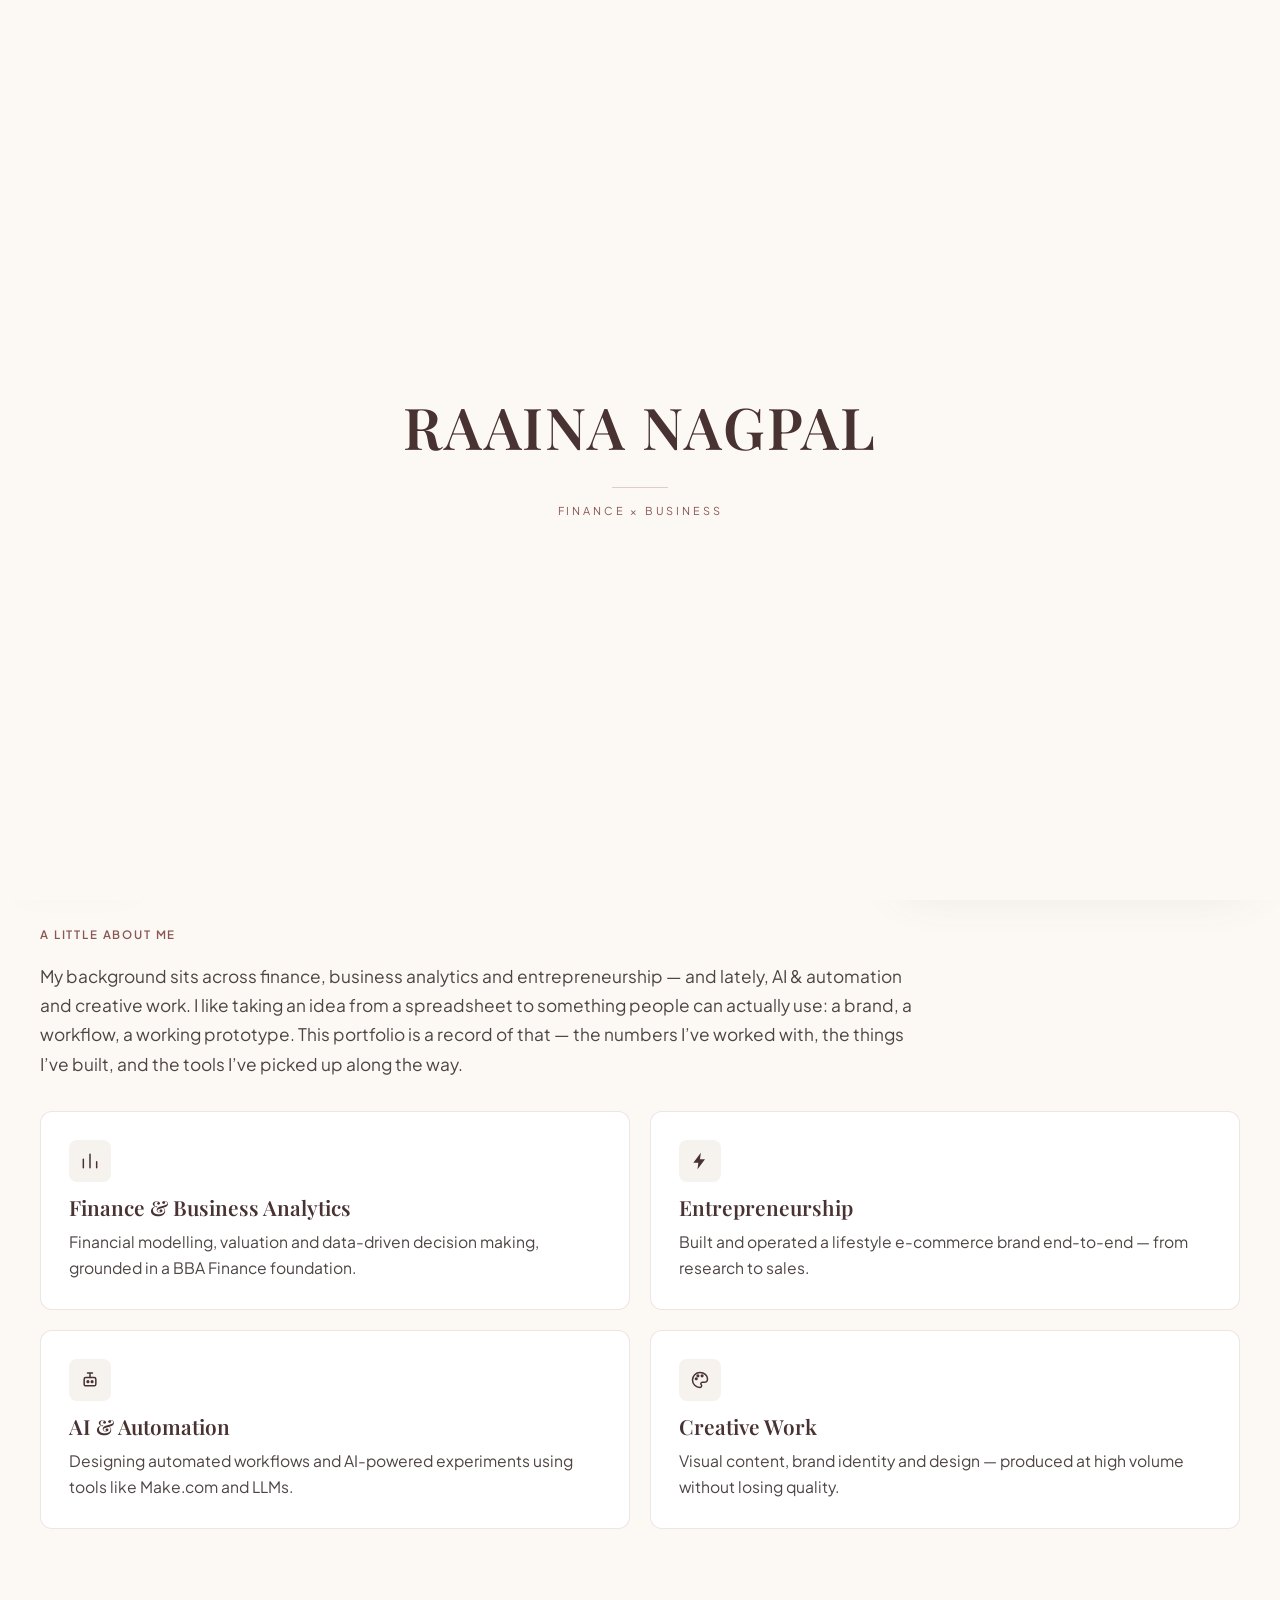
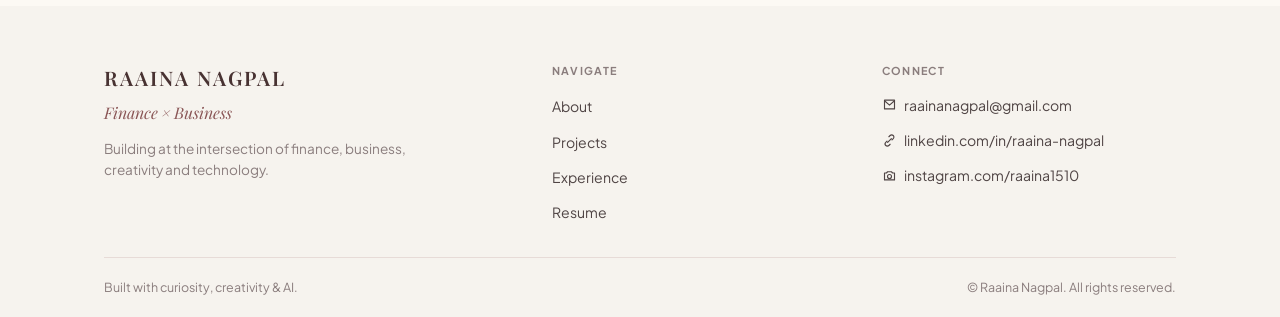
<file: index.html>
<!DOCTYPE html>
<html lang="en">
<head>
<meta charset="UTF-8" />
<meta name="viewport" content="width=device-width, initial-scale=1.0" />
<title>Raaina Nagpal — Finance × Business</title>
<meta name="description" content="Personal portfolio of Raaina Nagpal — finance and business." />
<link rel="preconnect" href="https://fonts.googleapis.com" />
<link rel="preconnect" href="https://fonts.gstatic.com" crossorigin />
<link href="https://fonts.googleapis.com/css2?family=Playfair+Display:ital,wght@0,500;0,600;0,700;1,500&family=Plus+Jakarta+Sans:wght@400;500;600;700&display=swap" rel="stylesheet" />
<link rel="stylesheet" href="css/style.css" />
</head>
<body data-page="home">
<div id="intro-overlay">
  <span class="intro-mark">RAAINA NAGPAL</span>
  <span class="intro-rule"></span>
  <span class="intro-tag">Finance &times; Business</span>
</div>
<header class="site-header">
  <div class="inner">
    <a href="index.html" class="brand">
      <span class="brand-name">RAAINA NAGPAL</span>
      <span class="brand-tag">Portfolio</span>
    </a>
    <nav class="main-nav">
      <a href="index.html" data-nav-link>About</a>
<a href="projects.html" data-nav-link>Projects</a>
<a href="experience.html" data-nav-link>Experience</a>
<a href="resume.html" data-nav-link>Resume</a>
    </nav>
    <div class="header-actions">
      <a href="mailto:raainanagpal@gmail.com" class="btn-connect">
        <span>Let&rsquo;s connect</span>
        <svg class="icon-sm" viewBox="0 0 24 24" fill="none" stroke="currentColor" stroke-width="2" stroke-linecap="round" stroke-linejoin="round"><path d="M7 17L17 7M7 7h10v10"/></svg>
      </a>
      <button id="menu-toggle" class="menu-toggle" aria-label="Open menu">
        <svg viewBox="0 0 24 24" fill="none" stroke="currentColor" stroke-width="1.8" stroke-linecap="round"><path d="M3 6h18M3 12h18M3 18h18"/></svg>
      </button>
    </div>
  </div>
</header>

<div id="mobile-menu" class="mobile-menu">
  <div class="mobile-menu-top">
    <div class="brand">
      <span class="brand-name">RAAINA NAGPAL</span>
      <span class="brand-tag">Finance &times; Business</span>
    </div>
    <button id="menu-close" class="mobile-menu-close" aria-label="Close menu">
      <svg viewBox="0 0 24 24" fill="none" stroke="currentColor" stroke-width="1.8" stroke-linecap="round"><path d="M6 6l12 12M18 6L6 18"/></svg>
    </button>
  </div>
  <nav class="mobile-nav">
    <a href="index.html" data-nav-link>About</a>
<a href="projects.html" data-nav-link>Projects</a>
<a href="experience.html" data-nav-link>Experience</a>
<a href="resume.html" data-nav-link>Resume</a>
  </nav>
  <div class="mobile-menu-footer">&copy; <span id="current-year"></span> Raaina Nagpal. All rights reserved.</div>
</div>

<main>

<section class="hero container">
  <div class="hero-grid">
    <div class="fade-in">
      <div class="hero-pulse">
        <span class="pulse-dot"></span>
        <span class="eyebrow">Portfolio &middot; 2026</span>
      </div>
      <h1 class="display-hero">RAAINA NAGPAL</h1>
      <p class="headline-sm" style="margin-bottom:1.25rem;">Finance <span class="x-sep">&times;</span> Business</p>
      <div class="hero-quote">
        <p>Building at the intersection of finance, business, creativity and technology.</p>
      </div>
      <p class="body-lg hero-intro">
        Hi, I&rsquo;m <strong style="color:var(--primary)">Raaina</strong> &mdash; a finance graduate and Technology &amp; Business Management student, exploring how business, technology and creativity can come together to build meaningful ideas.
      </p>
      <div class="hero-ctas">
        <a href="projects.html" class="btn btn-primary">
          <span>Explore My Work</span>
          <svg viewBox="0 0 24 24" fill="none" stroke="currentColor" stroke-width="2" stroke-linecap="round" stroke-linejoin="round"><path d="M5 12h14M13 6l6 6-6 6"/></svg>
        </a>
        <a href="resume.html" class="btn btn-secondary">
          <span>View Resume</span>
          <svg viewBox="0 0 24 24" fill="none" stroke="currentColor" stroke-width="2" stroke-linecap="round" stroke-linejoin="round"><path d="M5 12h14M13 6l6 6-6 6"/></svg>
        </a>
      </div>
    </div>

    <div class="photo-frame-wrap">
      <div class="photo-frame">
        <div class="photo">
          <!-- REPLACE: swap this src with your own photo at assets/images/profile/profile-photo.jpg -->
          <img src="assets/images/profile/profile-photo.jpg" alt="Raaina Nagpal portrait" />
          <div class="photo-badge">
            <span>
              <span class="label">Currently</span>
              <span class="value">PGP TBM Student at Masters&rsquo; Union</span>
            </span>
          </div>
        </div>
        <div class="photo-caption">
          <div>
            <span class="name">Raaina Nagpal</span>
          </div>
        </div>
      </div>
    </div>
  </div>
</section>

<section class="section about-preview container">
  <span class="eyebrow">A little about me</span>
  <p class="body-lg" style="margin-top:1rem;">
    My background sits across finance, business analytics and entrepreneurship &mdash; and lately, AI &amp; automation and creative work.
    I like taking an idea from a spreadsheet to something people can actually use: a brand, a workflow, a working prototype.
    This portfolio is a record of that &mdash; the numbers I&rsquo;ve worked with, the things I&rsquo;ve built, and the tools I&rsquo;ve picked up along the way.
  </p>

  <div class="discipline-grid">
    <div class="discipline-card">
      <div class="discipline-icon"><svg viewBox="0 0 24 24" fill="none" stroke="currentColor" stroke-width="1.8" stroke-linecap="round" stroke-linejoin="round"><path d="M4 20V10M12 20V4M20 20v-7"/></svg></div>
      <h3 class="headline-sm">Finance &amp; Business Analytics</h3>
      <p class="body-md">Financial modelling, valuation and data-driven decision making, grounded in a BBA Finance foundation.</p>
    </div>
    <div class="discipline-card">
      <div class="discipline-icon"><svg viewBox="0 0 24 24" fill="currentColor"><path d="M13 2L4 14h6l-1 8 9-12h-6z"/></svg></div>
      <h3 class="headline-sm">Entrepreneurship</h3>
      <p class="body-md">Built and operated a lifestyle e-commerce brand end-to-end &mdash; from research to sales.</p>
    </div>
    <div class="discipline-card">
      <div class="discipline-icon"><svg viewBox="0 0 24 24" fill="none" stroke="currentColor" stroke-width="1.8" stroke-linecap="round" stroke-linejoin="round"><rect x="5" y="9" width="14" height="10" rx="2"/><path d="M12 5v4M9 3.5h6"/><circle cx="9.5" cy="14" r="1"/><circle cx="14.5" cy="14" r="1"/></svg></div>
      <h3 class="headline-sm">AI &amp; Automation</h3>
      <p class="body-md">Designing automated workflows and AI-powered experiments using tools like Make.com and LLMs.</p>
    </div>
    <div class="discipline-card">
      <div class="discipline-icon"><svg viewBox="0 0 24 24" fill="none" stroke="currentColor" stroke-width="1.8" stroke-linecap="round" stroke-linejoin="round"><path d="M12 3a9 9 0 000 18c1.1 0 2-.9 2-2 0-.5-.2-1-.5-1.3-.3-.3-.5-.8-.5-1.2 0-1 .8-1.8 1.8-1.8H17a4 4 0 004-4c0-4.4-4-7.7-9-7.7z"/><circle cx="7.5" cy="10.5" r="1"/><circle cx="9.5" cy="7" r="1"/><circle cx="14.5" cy="7" r="1"/></svg></div>
      <h3 class="headline-sm">Creative Work</h3>
      <p class="body-md">Visual content, brand identity and design &mdash; produced at high volume without losing quality.</p>
    </div>
  </div>
</section>

</main>
<footer class="site-footer">
  <div class="container">
    <div class="footer-grid">
      <div class="footer-brand">
        <span class="brand-name">RAAINA NAGPAL</span>
        <p class="tagline">Finance &times; Business</p>
        <p class="desc">Building at the intersection of finance, business, creativity and technology.</p>
      </div>
      <div class="footer-col">
        <h4>Navigate</h4>
        <ul>
          <li><a href="index.html">About</a></li>
          <li><a href="projects.html">Projects</a></li>
          <li><a href="experience.html">Experience</a></li>
          <li><a href="resume.html">Resume</a></li>
        </ul>
      </div>
      <div class="footer-col">
        <h4>Connect</h4>
        <ul>
          <li><a href="mailto:raainanagpal@gmail.com"><svg viewBox="0 0 24 24" fill="none" stroke="currentColor" stroke-width="1.8" stroke-linecap="round" stroke-linejoin="round"><path d="M4 5h16v14H4z"/><path d="M4 6l8 7 8-7"/></svg> <span>raainanagpal@gmail.com</span></a></li>
          <li><a href="https://www.linkedin.com/in/raaina-nagpal-682293224" target="_blank" rel="noopener"><svg viewBox="0 0 24 24" fill="none" stroke="currentColor" stroke-width="1.8" stroke-linecap="round" stroke-linejoin="round"><path d="M9 15l6-6M8 13l-2 2a3.5 3.5 0 105 5l2-2M16 11l2-2a3.5 3.5 0 10-5-5l-2 2"/></svg> <span>linkedin.com/in/raaina-nagpal</span></a></li>
          <li><a href="https://www.instagram.com/raaina1510" target="_blank" rel="noopener"><svg viewBox="0 0 24 24" fill="none" stroke="currentColor" stroke-width="1.8" stroke-linecap="round" stroke-linejoin="round"><path d="M4 8h3l2-2h6l2 2h3v11H4z"/><circle cx="12" cy="13.5" r="3.2"/></svg> <span>instagram.com/raaina1510</span></a></li>
        </ul>
      </div>
    </div>
    <div class="footer-bottom">
      <p>Built with curiosity, creativity &amp; AI.</p>
      <p>&copy; <span id="current-year"></span> Raaina Nagpal. All rights reserved.</p>
    </div>
  </div>
</footer>

<div id="audio-player" class="audio-player">
  <audio preload="none" loop>
    <source src="assets/audio/theme-song.mp3" type="audio/mpeg" />
  </audio>
  <button class="audio-speaker-btn" data-audio-play aria-label="Play or pause the song">
    <span class="icon-speaker-off"><svg viewBox="0 0 24 24" fill="currentColor"><path d="M4 9v6h4l5 4V5L8 9z"/></svg></span>
    <span class="icon-speaker-on"><svg viewBox="0 0 24 24"><path d="M4 9v6h4l5 4V5L8 9z" fill="currentColor"/><path d="M16.3 8.3a5.2 5.2 0 010 7.4" stroke="currentColor" stroke-width="1.8" fill="none" stroke-linecap="round"/><path d="M19 5.8a8.8 8.8 0 010 12.4" stroke="currentColor" stroke-width="1.8" fill="none" stroke-linecap="round"/></svg></span>
  </button>
  <div class="audio-info">
    <span class="now-playing">Now Playing</span>
    <span class="song-name" data-audio-title>&lsquo;Drums Are Calling&rsquo;</span>
    <div class="audio-eq" aria-hidden="true"><span></span><span></span><span></span><span></span></div>
  </div>
  <div class="audio-secondary">
    <input type="range" class="audio-progress" data-audio-progress value="0" min="0" max="100" aria-label="Seek" />
    <button class="audio-btn" data-audio-mute aria-label="Mute or unmute">
      <span class="icon-volume"><svg viewBox="0 0 24 24" fill="none" stroke="currentColor" stroke-width="1.8" stroke-linecap="round" stroke-linejoin="round"><path d="M4 9v6h4l5 4V5L8 9z"/><path d="M17 8a5 5 0 010 8"/></svg></span>
      <span class="icon-muted" style="display:none"><svg viewBox="0 0 24 24" fill="none" stroke="currentColor" stroke-width="1.8" stroke-linecap="round" stroke-linejoin="round"><path d="M4 9v6h4l5 4V5L8 9z"/><path d="M16 9l4 6M20 9l-4 6"/></svg></span>
    </button>
  </div>
</div>

<button id="cmdk-hint" class="cmdk-hint" aria-label="Open quick navigation">
  <span class="cmdk-hint-label">Quick nav</span>
  <kbd>&#8984;K</kbd>
</button>

<script src="js/main.js"></script>

</body>
</html>
</file>
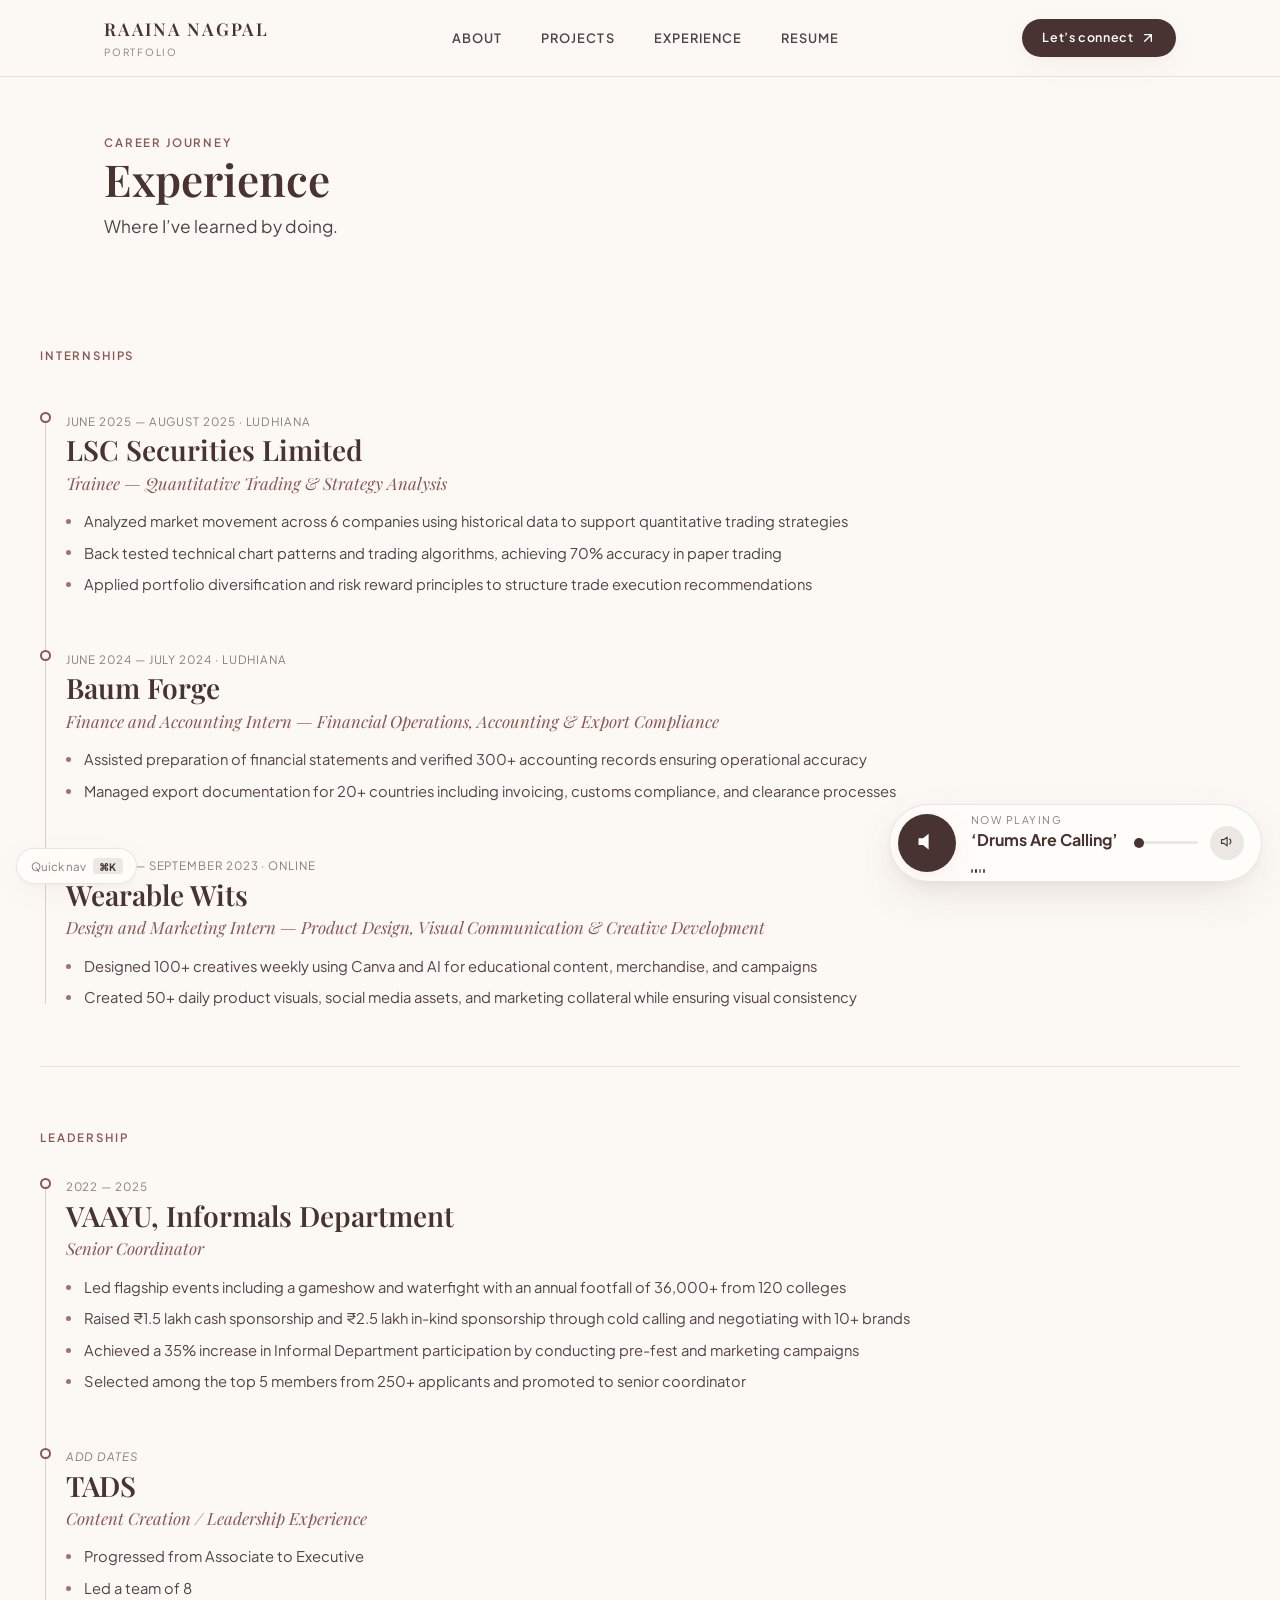
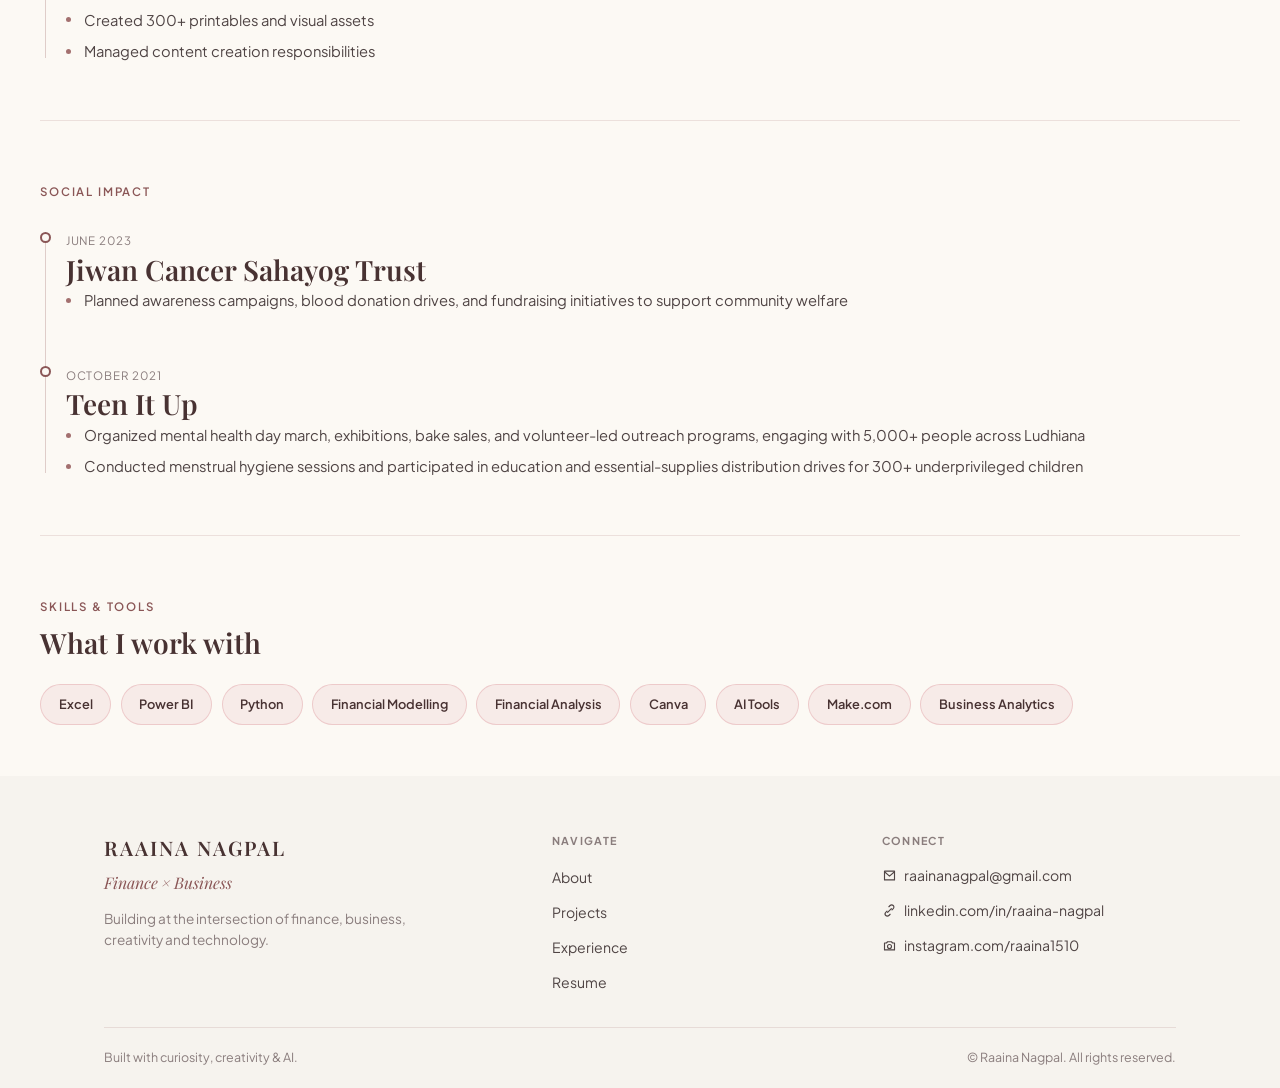
<file: experience (1).html>
<!DOCTYPE html>
<html lang="en">
<head>
<meta charset="UTF-8" />
<meta name="viewport" content="width=device-width, initial-scale=1.0" />
<title>Experience — Raaina Nagpal</title>
<meta name="description" content="Professional experience and skills." />
<link rel="preconnect" href="https://fonts.googleapis.com" />
<link rel="preconnect" href="https://fonts.gstatic.com" crossorigin />
<link href="https://fonts.googleapis.com/css2?family=Playfair+Display:ital,wght@0,500;0,600;0,700;1,500&family=Plus+Jakarta+Sans:wght@400;500;600;700&display=swap" rel="stylesheet" />
<link rel="stylesheet" href="css/style.css" />
</head>
<body data-page="experience">
<header class="site-header">
  <div class="inner">
    <a href="index.html" class="brand">
      <span class="brand-name">RAAINA NAGPAL</span>
      <span class="brand-tag">Portfolio</span>
    </a>
    <nav class="main-nav">
      <a href="index.html" data-nav-link>About</a>
<a href="projects.html" data-nav-link>Projects</a>
<a href="experience.html" data-nav-link>Experience</a>
<a href="resume.html" data-nav-link>Resume</a>
    </nav>
    <div class="header-actions">
      <a href="mailto:raainanagpal@gmail.com" class="btn-connect">
        <span>Let&rsquo;s connect</span>
        <svg class="icon-sm" viewBox="0 0 24 24" fill="none" stroke="currentColor" stroke-width="2" stroke-linecap="round" stroke-linejoin="round"><path d="M7 17L17 7M7 7h10v10"/></svg>
      </a>
      <button id="menu-toggle" class="menu-toggle" aria-label="Open menu">
        <svg viewBox="0 0 24 24" fill="none" stroke="currentColor" stroke-width="1.8" stroke-linecap="round"><path d="M3 6h18M3 12h18M3 18h18"/></svg>
      </button>
    </div>
  </div>
</header>

<div id="mobile-menu" class="mobile-menu">
  <div class="mobile-menu-top">
    <div class="brand">
      <span class="brand-name">RAAINA NAGPAL</span>
      <span class="brand-tag">Finance &times; Business</span>
    </div>
    <button id="menu-close" class="mobile-menu-close" aria-label="Close menu">
      <svg viewBox="0 0 24 24" fill="none" stroke="currentColor" stroke-width="1.8" stroke-linecap="round"><path d="M6 6l12 12M18 6L6 18"/></svg>
    </button>
  </div>
  <nav class="mobile-nav">
    <a href="index.html" data-nav-link>About</a>
<a href="projects.html" data-nav-link>Projects</a>
<a href="experience.html" data-nav-link>Experience</a>
<a href="resume.html" data-nav-link>Resume</a>
  </nav>
  <div class="mobile-menu-footer">&copy; <span id="current-year"></span> Raaina Nagpal. All rights reserved.</div>
</div>

<main>

<section class="page-hero container">
  <span class="eyebrow">Career Journey</span>
  <h1 class="headline-lg">Experience</h1>
  <p class="body-lg">Where I&rsquo;ve learned by doing.</p>
</section>

<section class="section-tight container">
  <span class="eyebrow">Internships</span>
  <div class="timeline">

    <div class="timeline-item">
      <span class="timeline-dot"></span>
      <span class="role-dates">June 2025 &mdash; August 2025 &middot; Ludhiana</span>
      <h3 class="headline-md">LSC Securities Limited</h3>
      <span class="role">Trainee &mdash; Quantitative Trading &amp; Strategy Analysis</span>
      <ul>
        <li>Analyzed market movement across 6 companies using historical data to support quantitative trading strategies</li>
        <li>Back tested technical chart patterns and trading algorithms, achieving 70% accuracy in paper trading</li>
        <li>Applied portfolio diversification and risk reward principles to structure trade execution recommendations</li>
      </ul>
    </div>

    <div class="timeline-item">
      <span class="timeline-dot"></span>
      <span class="role-dates">June 2024 &mdash; July 2024 &middot; Ludhiana</span>
      <h3 class="headline-md">Baum Forge</h3>
      <span class="role">Finance and Accounting Intern &mdash; Financial Operations, Accounting &amp; Export Compliance</span>
      <ul>
        <li>Assisted preparation of financial statements and verified 300+ accounting records ensuring operational accuracy</li>
        <li>Managed export documentation for 20+ countries including invoicing, customs compliance, and clearance processes</li>
      </ul>
    </div>

    <div class="timeline-item">
      <span class="timeline-dot"></span>
      <span class="role-dates">June 2023 &mdash; September 2023 &middot; Online</span>
      <h3 class="headline-md">Wearable Wits</h3>
      <span class="role">Design and Marketing Intern &mdash; Product Design, Visual Communication &amp; Creative Development</span>
      <ul>
        <li>Designed 100+ creatives weekly using Canva and AI for educational content, merchandise, and campaigns</li>
        <li>Created 50+ daily product visuals, social media assets, and marketing collateral while ensuring visual consistency</li>
      </ul>
    </div>

  </div>

  <div class="skills-section">
    <span class="eyebrow">Leadership</span>
    <div class="timeline" style="margin-top:1.5rem;">

      <div class="timeline-item">
        <span class="timeline-dot"></span>
        <span class="role-dates">2022 &mdash; 2025</span>
        <h3 class="headline-md">VAAYU, Informals Department</h3>
        <span class="role">Senior Coordinator</span>
        <ul>
          <li>Led flagship events including a gameshow and waterfight with an annual footfall of 36,000+ from 120 colleges</li>
          <li>Raised &#8377;1.5 lakh cash sponsorship and &#8377;2.5 lakh in-kind sponsorship through cold calling and negotiating with 10+ brands</li>
          <li>Achieved a 35% increase in Informal Department participation by conducting pre-fest and marketing campaigns</li>
          <li>Selected among the top 5 members from 250+ applicants and promoted to senior coordinator</li>
        </ul>
      </div>

      <div class="timeline-item">
        <span class="timeline-dot"></span>
        <span class="role-dates"><em>Add dates</em></span>
        <h3 class="headline-md">TADS</h3>
        <span class="role">Content Creation / Leadership Experience</span>
        <ul>
          <li>Progressed from Associate to Executive</li>
          <li>Led a team of 8</li>
          <li>Created 300+ printables and visual assets</li>
          <li>Managed content creation responsibilities</li>
        </ul>
      </div>

    </div>
  </div>

  <div class="skills-section">
    <span class="eyebrow">Social Impact</span>
    <div class="timeline" style="margin-top:1.5rem;">

      <div class="timeline-item">
        <span class="timeline-dot"></span>
        <span class="role-dates">June 2023</span>
        <h3 class="headline-md">Jiwan Cancer Sahayog Trust</h3>
        <ul>
          <li>Planned awareness campaigns, blood donation drives, and fundraising initiatives to support community welfare</li>
        </ul>
      </div>

      <div class="timeline-item">
        <span class="timeline-dot"></span>
        <span class="role-dates">October 2021</span>
        <h3 class="headline-md">Teen It Up</h3>
        <ul>
          <li>Organized mental health day march, exhibitions, bake sales, and volunteer-led outreach programs, engaging with 5,000+ people across Ludhiana</li>
          <li>Conducted menstrual hygiene sessions and participated in education and essential-supplies distribution drives for 300+ underprivileged children</li>
        </ul>
      </div>

    </div>
  </div>

  <div class="skills-section">
    <span class="eyebrow">Skills &amp; Tools</span>
    <h2 class="headline-md" style="margin-top:0.5rem;">What I work with</h2>
    <div class="skills-pills">
      <span class="skill-pill">Excel</span>
      <span class="skill-pill">Power BI</span>
      <span class="skill-pill">Python</span>
      <span class="skill-pill">Financial Modelling</span>
      <span class="skill-pill">Financial Analysis</span>
      <span class="skill-pill">Canva</span>
      <span class="skill-pill">AI Tools</span>
      <span class="skill-pill">Make.com</span>
      <span class="skill-pill">Business Analytics</span>
    </div>
  </div>
</section>

</main>
<footer class="site-footer">
  <div class="container">
    <div class="footer-grid">
      <div class="footer-brand">
        <span class="brand-name">RAAINA NAGPAL</span>
        <p class="tagline">Finance &times; Business</p>
        <p class="desc">Building at the intersection of finance, business, creativity and technology.</p>
      </div>
      <div class="footer-col">
        <h4>Navigate</h4>
        <ul>
          <li><a href="index.html">About</a></li>
          <li><a href="projects.html">Projects</a></li>
          <li><a href="experience.html">Experience</a></li>
          <li><a href="resume.html">Resume</a></li>
        </ul>
      </div>
      <div class="footer-col">
        <h4>Connect</h4>
        <ul>
          <li><a href="mailto:raainanagpal@gmail.com"><svg viewBox="0 0 24 24" fill="none" stroke="currentColor" stroke-width="1.8" stroke-linecap="round" stroke-linejoin="round"><path d="M4 5h16v14H4z"/><path d="M4 6l8 7 8-7"/></svg> <span>raainanagpal@gmail.com</span></a></li>
          <li><a href="https://www.linkedin.com/in/raaina-nagpal-682293224" target="_blank" rel="noopener"><svg viewBox="0 0 24 24" fill="none" stroke="currentColor" stroke-width="1.8" stroke-linecap="round" stroke-linejoin="round"><path d="M9 15l6-6M8 13l-2 2a3.5 3.5 0 105 5l2-2M16 11l2-2a3.5 3.5 0 10-5-5l-2 2"/></svg> <span>linkedin.com/in/raaina-nagpal</span></a></li>
          <li><a href="https://www.instagram.com/raaina1510" target="_blank" rel="noopener"><svg viewBox="0 0 24 24" fill="none" stroke="currentColor" stroke-width="1.8" stroke-linecap="round" stroke-linejoin="round"><path d="M4 8h3l2-2h6l2 2h3v11H4z"/><circle cx="12" cy="13.5" r="3.2"/></svg> <span>instagram.com/raaina1510</span></a></li>
        </ul>
      </div>
    </div>
    <div class="footer-bottom">
      <p>Built with curiosity, creativity &amp; AI.</p>
      <p>&copy; <span id="current-year"></span> Raaina Nagpal. All rights reserved.</p>
    </div>
  </div>
</footer>

<div id="audio-player" class="audio-player">
  <audio preload="none" loop>
    <source src="assets/audio/theme-song.mp3" type="audio/mpeg" />
  </audio>
  <button class="audio-speaker-btn" data-audio-play aria-label="Play or pause the song">
    <span class="icon-speaker-off"><svg viewBox="0 0 24 24" fill="currentColor"><path d="M4 9v6h4l5 4V5L8 9z"/></svg></span>
    <span class="icon-speaker-on"><svg viewBox="0 0 24 24"><path d="M4 9v6h4l5 4V5L8 9z" fill="currentColor"/><path d="M16.3 8.3a5.2 5.2 0 010 7.4" stroke="currentColor" stroke-width="1.8" fill="none" stroke-linecap="round"/><path d="M19 5.8a8.8 8.8 0 010 12.4" stroke="currentColor" stroke-width="1.8" fill="none" stroke-linecap="round"/></svg></span>
  </button>
  <div class="audio-info">
    <span class="now-playing">Now Playing</span>
    <span class="song-name" data-audio-title>&lsquo;Drums Are Calling&rsquo;</span>
    <div class="audio-eq" aria-hidden="true"><span></span><span></span><span></span><span></span></div>
  </div>
  <div class="audio-secondary">
    <input type="range" class="audio-progress" data-audio-progress value="0" min="0" max="100" aria-label="Seek" />
    <button class="audio-btn" data-audio-mute aria-label="Mute or unmute">
      <span class="icon-volume"><svg viewBox="0 0 24 24" fill="none" stroke="currentColor" stroke-width="1.8" stroke-linecap="round" stroke-linejoin="round"><path d="M4 9v6h4l5 4V5L8 9z"/><path d="M17 8a5 5 0 010 8"/></svg></span>
      <span class="icon-muted" style="display:none"><svg viewBox="0 0 24 24" fill="none" stroke="currentColor" stroke-width="1.8" stroke-linecap="round" stroke-linejoin="round"><path d="M4 9v6h4l5 4V5L8 9z"/><path d="M16 9l4 6M20 9l-4 6"/></svg></span>
    </button>
  </div>
</div>

<button id="cmdk-hint" class="cmdk-hint" aria-label="Open quick navigation">
  <span class="cmdk-hint-label">Quick nav</span>
  <kbd>&#8984;K</kbd>
</button>

<script src="js/main.js"></script>

</body>
</html>
</file>
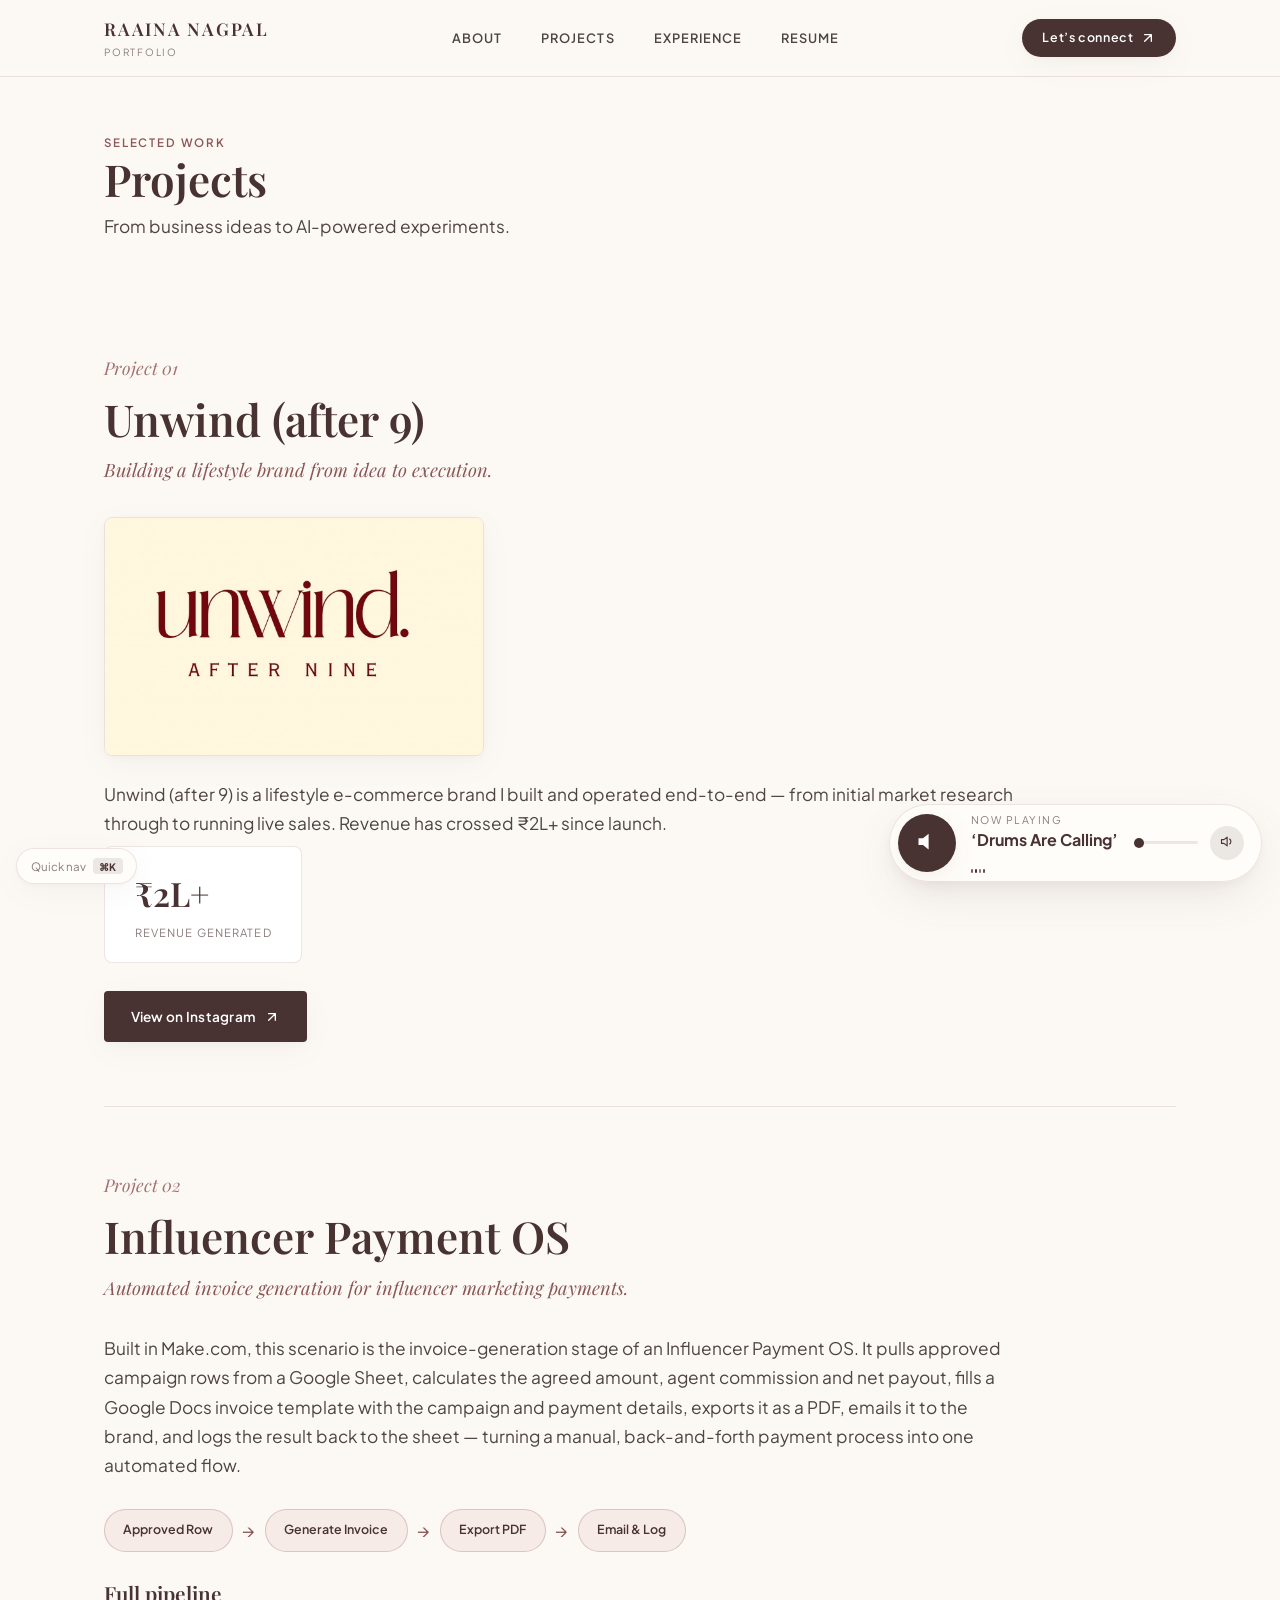
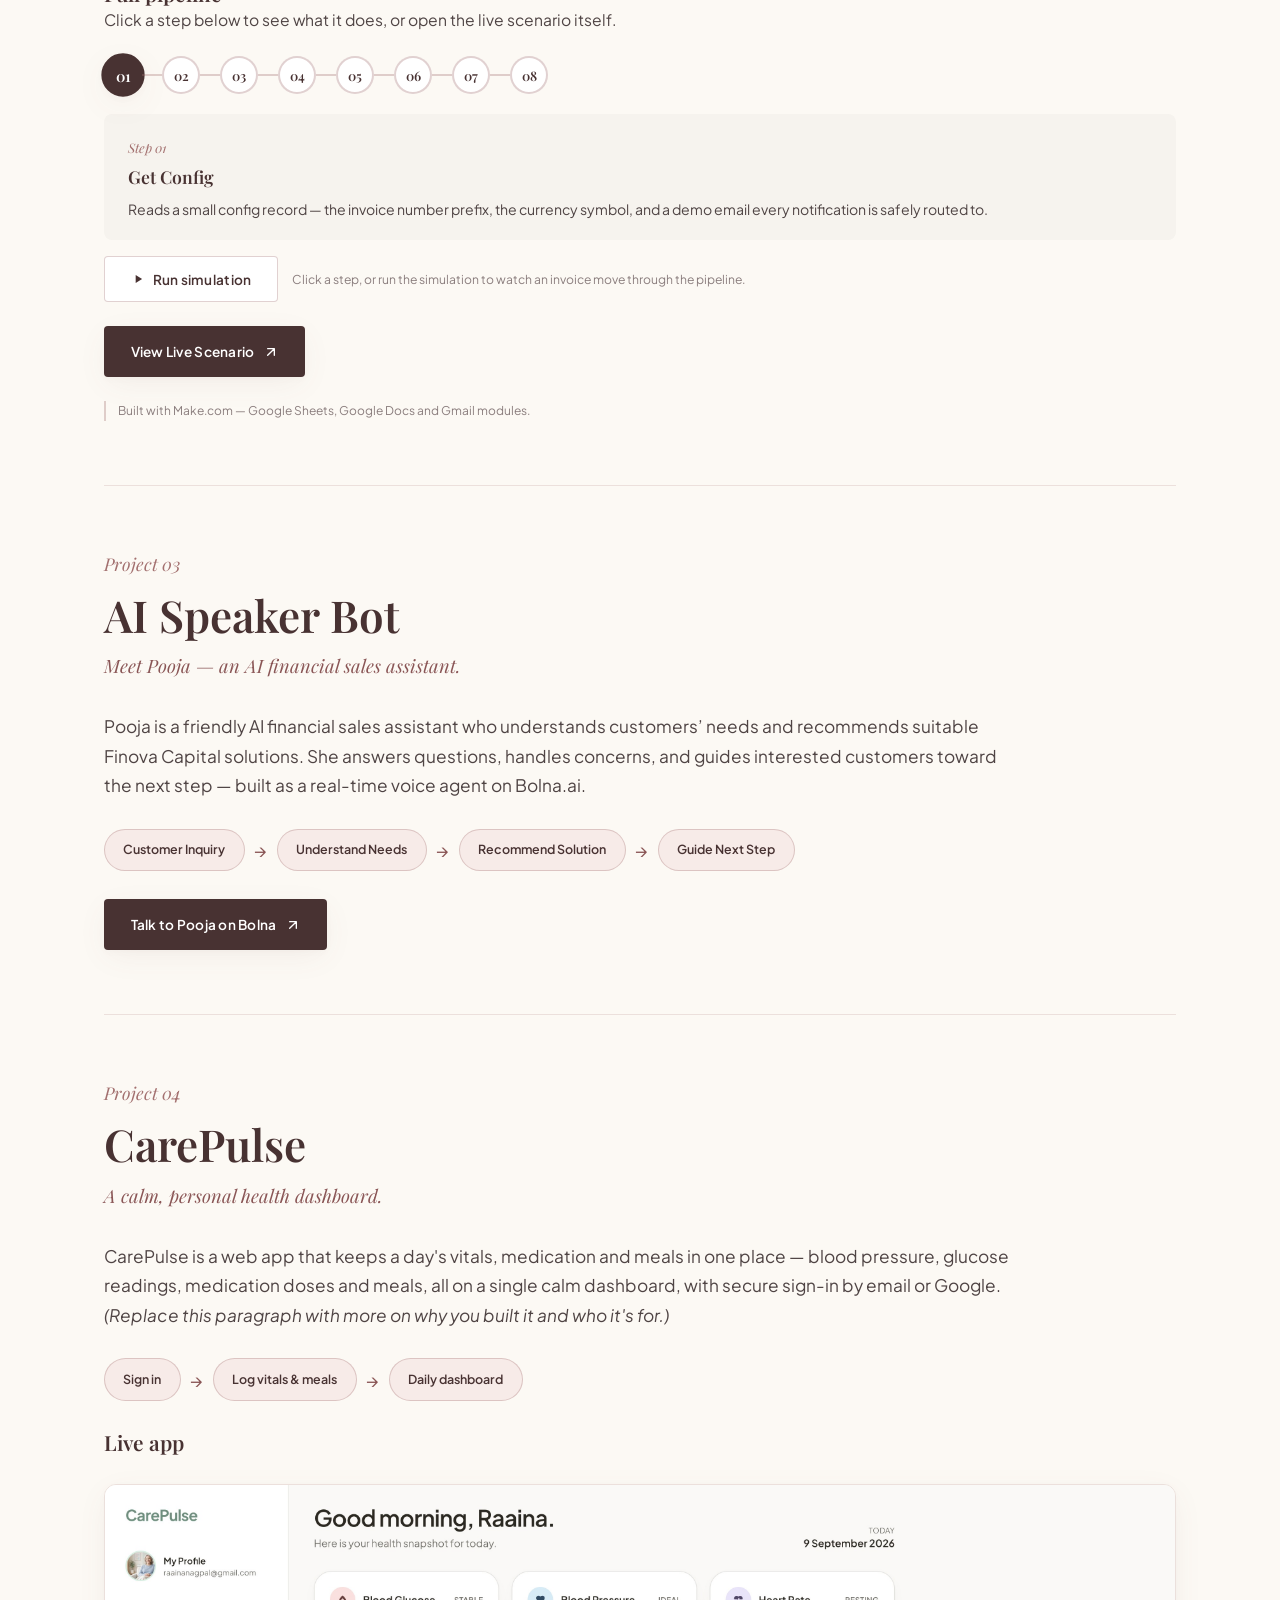
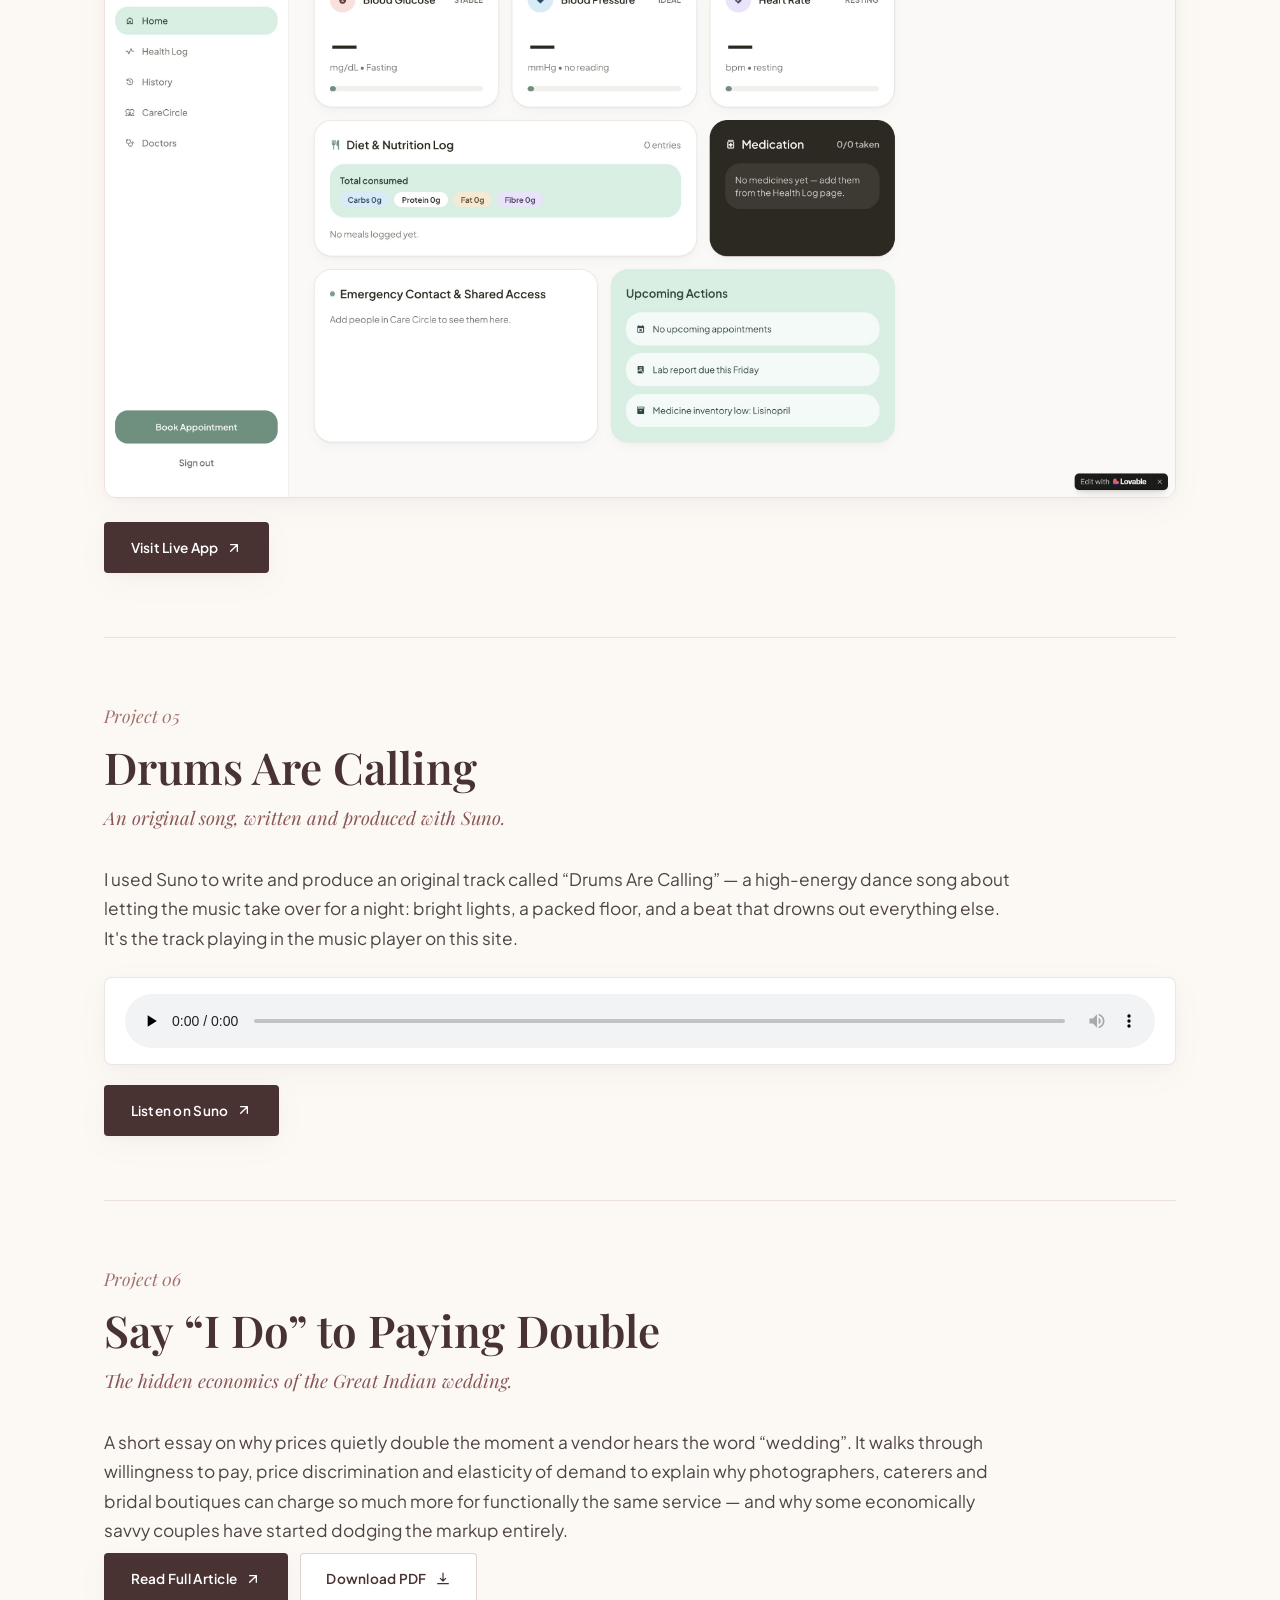
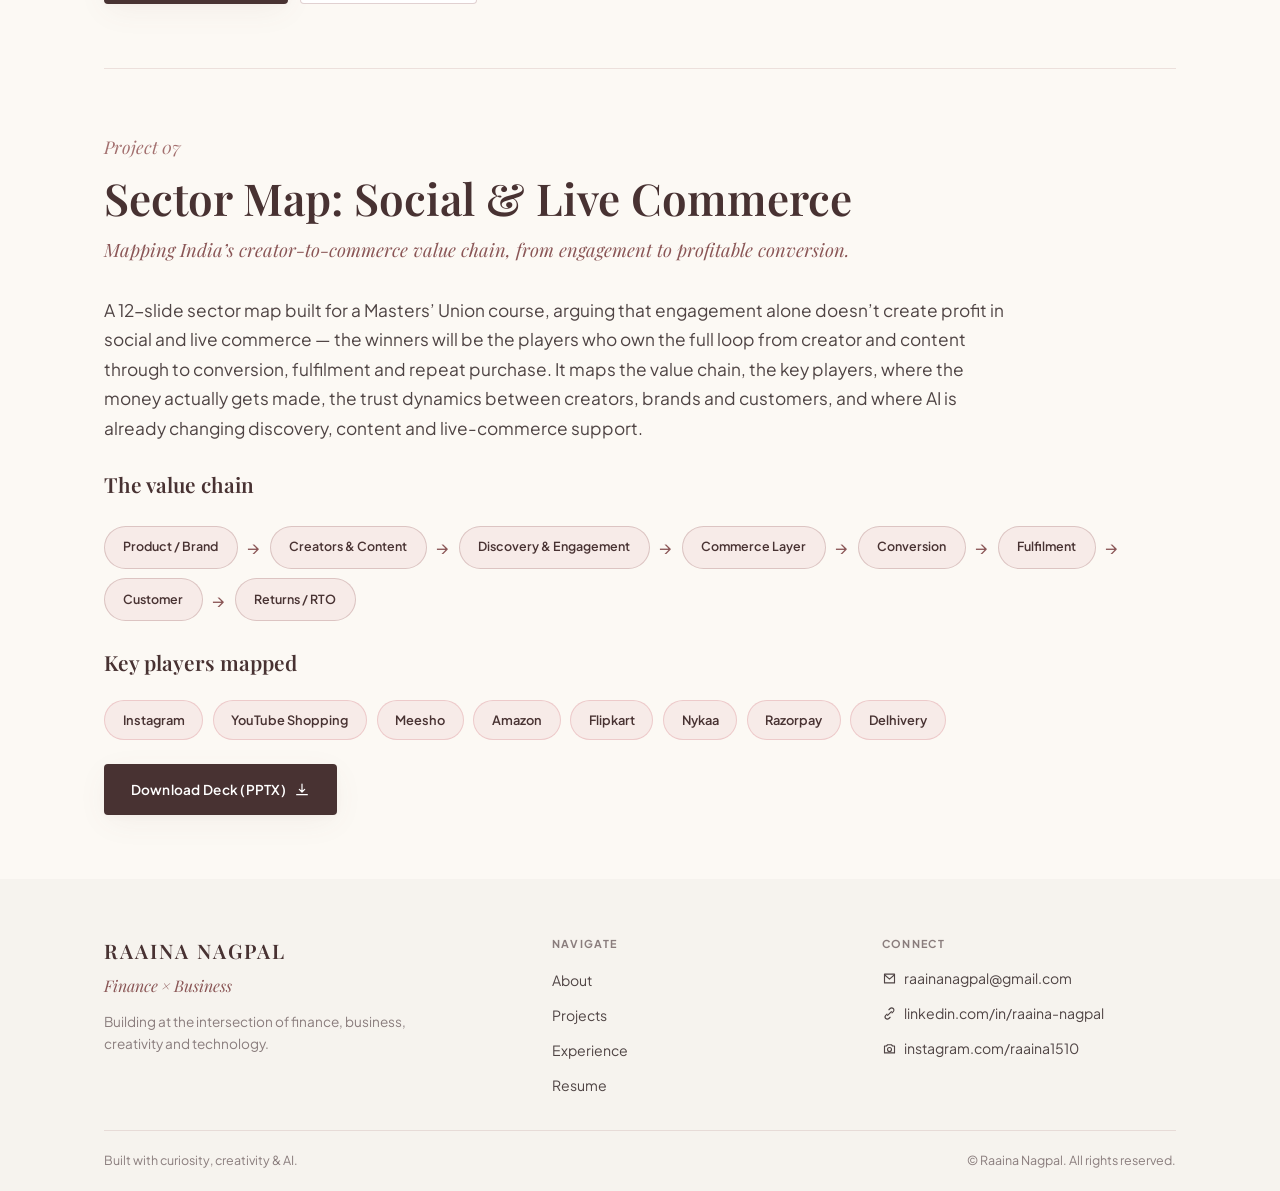
<file: projects (1).html>
<!DOCTYPE html>
<html lang="en">
<head>
<meta charset="UTF-8" />
<meta name="viewport" content="width=device-width, initial-scale=1.0" />
<title>Projects — Raaina Nagpal</title>
<meta name="description" content="Case studies: Unwind (after 9), an AI automation workflow, and an AI speaker bot." />
<link rel="preconnect" href="https://fonts.googleapis.com" />
<link rel="preconnect" href="https://fonts.gstatic.com" crossorigin />
<link href="https://fonts.googleapis.com/css2?family=Playfair+Display:ital,wght@0,500;0,600;0,700;1,500&family=Plus+Jakarta+Sans:wght@400;500;600;700&display=swap" rel="stylesheet" />
<link rel="stylesheet" href="css/style.css" />
</head>
<body data-page="projects">
<header class="site-header">
  <div class="inner">
    <a href="index.html" class="brand">
      <span class="brand-name">RAAINA NAGPAL</span>
      <span class="brand-tag">Portfolio</span>
    </a>
    <nav class="main-nav">
      <a href="index.html" data-nav-link>About</a>
<a href="projects.html" data-nav-link>Projects</a>
<a href="experience.html" data-nav-link>Experience</a>
<a href="resume.html" data-nav-link>Resume</a>
    </nav>
    <div class="header-actions">
      <a href="mailto:raainanagpal@gmail.com" class="btn-connect">
        <span>Let&rsquo;s connect</span>
        <svg class="icon-sm" viewBox="0 0 24 24" fill="none" stroke="currentColor" stroke-width="2" stroke-linecap="round" stroke-linejoin="round"><path d="M7 17L17 7M7 7h10v10"/></svg>
      </a>
      <button id="menu-toggle" class="menu-toggle" aria-label="Open menu">
        <svg viewBox="0 0 24 24" fill="none" stroke="currentColor" stroke-width="1.8" stroke-linecap="round"><path d="M3 6h18M3 12h18M3 18h18"/></svg>
      </button>
    </div>
  </div>
</header>

<div id="mobile-menu" class="mobile-menu">
  <div class="mobile-menu-top">
    <div class="brand">
      <span class="brand-name">RAAINA NAGPAL</span>
      <span class="brand-tag">Finance &times; Business</span>
    </div>
    <button id="menu-close" class="mobile-menu-close" aria-label="Close menu">
      <svg viewBox="0 0 24 24" fill="none" stroke="currentColor" stroke-width="1.8" stroke-linecap="round"><path d="M6 6l12 12M18 6L6 18"/></svg>
    </button>
  </div>
  <nav class="mobile-nav">
    <a href="index.html" data-nav-link>About</a>
<a href="projects.html" data-nav-link>Projects</a>
<a href="experience.html" data-nav-link>Experience</a>
<a href="resume.html" data-nav-link>Resume</a>
  </nav>
  <div class="mobile-menu-footer">&copy; <span id="current-year"></span> Raaina Nagpal. All rights reserved.</div>
</div>

<main>

<section class="page-hero container">
  <span class="eyebrow">Selected Work</span>
  <h1 class="headline-lg">Projects</h1>
  <p class="body-lg projects-subhead">From business ideas to AI-powered experiments.</p>
</section>

<section class="container">

  <!-- PROJECT 1 — UNWIND (AFTER 9) -->
  <article class="project-case" id="project-unwind">
    <div class="project-case-head">
      <span class="project-index">Project 01</span>
      <h2 class="headline-lg">Unwind (after 9)</h2>
      <p class="subtitle">Building a lifestyle brand from idea to execution.</p>
    </div>

    <div class="brand-logo-plate">
      <img src="assets/images/projects/unwind-logo.jpg" alt="Unwind (after 9) logo" />
    </div>

    <p class="body-lg" style="max-width:70ch;">
      Unwind (after 9) is a lifestyle e-commerce brand I built and operated end-to-end &mdash; from initial market
      research through to running live sales. Revenue has crossed &#8377;2L+ since launch.
    </p>

    <div class="stat-highlight">
      <span class="value">&#8377;2L+</span>
      <span class="label">Revenue generated</span>
    </div>

    <div style="margin-top:0.5rem; display:flex; flex-wrap:wrap; gap:0.75rem;">
      <a class="btn btn-primary" href="https://www.instagram.com/unwindafter9" target="_blank" rel="noopener">
        <span>View on Instagram</span>
        <svg viewBox="0 0 24 24" fill="none" stroke="currentColor" stroke-width="2" stroke-linecap="round" stroke-linejoin="round"><path d="M7 17L17 7M7 7h10v10"/></svg>
      </a>
    </div>
  </article>

  <!-- PROJECT 2 — INFLUENCER PAYMENT OS (MAKE.COM) -->
  <article class="project-case" id="project-invoice-os">
    <div class="project-case-head">
      <span class="project-index">Project 02</span>
      <h2 class="headline-lg">Influencer Payment OS</h2>
      <p class="subtitle">Automated invoice generation for influencer marketing payments.</p>
    </div>
    <p class="body-lg" style="max-width:70ch;">
      Built in Make.com, this scenario is the invoice-generation stage of an Influencer Payment OS. It pulls
      approved campaign rows from a Google Sheet, calculates the agreed amount, agent commission and net payout,
      fills a Google Docs invoice template with the campaign and payment details, exports it as a PDF, emails it
      to the brand, and logs the result back to the sheet &mdash; turning a manual, back-and-forth payment process
      into one automated flow.
    </p>

    <div class="flow-row">
      <span class="flow-node">Approved Row</span>
      <span class="flow-arrow">&rarr;</span>
      <span class="flow-node">Generate Invoice</span>
      <span class="flow-arrow">&rarr;</span>
      <span class="flow-node">Export PDF</span>
      <span class="flow-arrow">&rarr;</span>
      <span class="flow-node">Email &amp; Log</span>
    </div>

    <h3 class="headline-sm">Full pipeline</h3>
    <p class="body-md" style="margin-bottom:0.5rem;">Click a step below to see what it does, or open the live scenario itself.</p>
    <div class="pipeline">
      <div class="pipeline-track">
      <button type="button" class="pipeline-node" data-num="01" data-title="Get Config" data-desc="Reads a small config record — the invoice number prefix, the currency symbol, and a demo email every notification is safely routed to." aria-label="Step 01: Get Config">01</button>
      <div class="pipeline-connector"></div>
      <button type="button" class="pipeline-node" data-num="02" data-title="Filter Approved Rows" data-desc="Scans the campaign tracker sheet for rows marked “Approved” that haven’t been invoiced yet." aria-label="Step 02: Filter Approved Rows">02</button>
      <div class="pipeline-connector"></div>
      <button type="button" class="pipeline-node" data-num="03" data-title="Set Invoice Variables" data-desc="Builds the invoice number, formats today’s date, and cleans up the agreed amount, agent commission and net payout into readable numbers." aria-label="Step 03: Set Invoice Variables">03</button>
      <div class="pipeline-connector"></div>
      <button type="button" class="pipeline-node" data-num="04" data-title="Create Invoice Doc" data-desc="Duplicates a Google Docs invoice template and fills in 17 fields — influencer, brand, platform, deliverables, amounts, payment terms and more." aria-label="Step 04: Create Invoice Doc">04</button>
      <div class="pipeline-connector"></div>
      <button type="button" class="pipeline-node" data-num="05" data-title="Export as PDF" data-desc="Converts the filled-in Google Doc into a PDF and saves it to the shared Drive folder." aria-label="Step 05: Export as PDF">05</button>
      <div class="pipeline-connector"></div>
      <button type="button" class="pipeline-node" data-num="06" data-title="Update Sheet Row" data-desc="Writes the new invoice number, date and a “Generated” status back into the original row." aria-label="Step 06: Update Sheet Row">06</button>
      <div class="pipeline-connector"></div>
      <button type="button" class="pipeline-node" data-num="07" data-title="Email Invoice" data-desc="Sends a formatted summary email with the PDF attached to the right recipient." aria-label="Step 07: Email Invoice">07</button>
      <div class="pipeline-connector"></div>
      <button type="button" class="pipeline-node" data-num="08" data-title="Log Activity" data-desc="Appends a timestamped record to an activity log, so every invoice generated stays traceable." aria-label="Step 08: Log Activity">08</button>
      </div>
      <div class="pipeline-detail">
        <span class="pd-num">Step 01</span>
        <h4 class="pd-title">Get Config</h4>
        <p class="pd-text">Reads a small config record &mdash; the invoice number prefix, the currency symbol, and a demo email every notification is safely routed to.</p>
      </div>
      <div class="pipeline-controls">
        <button type="button" class="btn btn-secondary" data-pipeline-play>
          <svg viewBox="0 0 24 24" fill="currentColor"><path d="M8 5v14l11-7z"/></svg>
          <span>Run simulation</span>
        </button>
        <span class="pipeline-hint">Click a step, or run the simulation to watch an invoice move through the pipeline.</span>
      </div>
    </div>
    <div style="margin-top:1.25rem;">
      <a class="btn btn-primary" href="https://us2.make.com/public/shared-scenario/LCtxZyIXwRV/influencer-payment-os-2-invoice-gene" target="_blank" rel="noopener">
        <span>View Live Scenario</span>
        <svg viewBox="0 0 24 24" fill="none" stroke="currentColor" stroke-width="2" stroke-linecap="round" stroke-linejoin="round"><path d="M7 17L17 7M7 7h10v10"/></svg>
      </a>
    </div>
    <p class="editable-note">Built with Make.com &mdash; Google Sheets, Google Docs and Gmail modules.</p>
  </article>

  <!-- PROJECT 3 — AI SPEAKER BOT -->
  <article class="project-case" id="project-speaker-bot">
    <div class="project-case-head">
      <span class="project-index">Project 03</span>
      <h2 class="headline-lg">AI Speaker Bot</h2>
      <p class="subtitle">Meet Pooja &mdash; an AI financial sales assistant.</p>
    </div>
    <p class="body-lg" style="max-width:70ch;">
      Pooja is a friendly AI financial sales assistant who understands customers&rsquo; needs and recommends suitable
      Finova Capital solutions. She answers questions, handles concerns, and guides interested customers toward the
      next step &mdash; built as a real-time voice agent on Bolna.ai.
    </p>

    <div class="flow-row">
      <span class="flow-node">Customer Inquiry</span>
      <span class="flow-arrow">&rarr;</span>
      <span class="flow-node">Understand Needs</span>
      <span class="flow-arrow">&rarr;</span>
      <span class="flow-node">Recommend Solution</span>
      <span class="flow-arrow">&rarr;</span>
      <span class="flow-node">Guide Next Step</span>
    </div>

    <div style="margin-top:0.5rem; display:flex; flex-wrap:wrap; gap:0.75rem;">
      <a class="btn btn-primary" href="https://bolna.ai/a/eec803ca-99ba-4f00-9e31-bc806fce2e22" target="_blank" rel="noopener">
        <span>Talk to Pooja on Bolna</span>
        <svg viewBox="0 0 24 24" fill="none" stroke="currentColor" stroke-width="2" stroke-linecap="round" stroke-linejoin="round"><path d="M7 17L17 7M7 7h10v10"/></svg>
      </a>
    </div>
  </article>

  <!-- PROJECT 4 — CAREPULSE -->
  <article class="project-case" id="project-carepulse">
    <div class="project-case-head">
      <span class="project-index">Project 04</span>
      <h2 class="headline-lg">CarePulse</h2>
      <p class="subtitle">A calm, personal health dashboard.</p>
    </div>
    <p class="body-lg" style="max-width:70ch;">
      CarePulse is a web app that keeps a day's vitals, medication and meals in one place &mdash; blood pressure,
      glucose readings, medication doses and meals, all on a single calm dashboard, with secure sign-in by email or
      Google. <em>(Replace this paragraph with more on why you built it and who it's for.)</em>
    </p>

    <div class="flow-row">
      <span class="flow-node">Sign in</span>
      <span class="flow-arrow">&rarr;</span>
      <span class="flow-node">Log vitals &amp; meals</span>
      <span class="flow-arrow">&rarr;</span>
      <span class="flow-node">Daily dashboard</span>
    </div>

    <h3 class="headline-sm">Live app</h3>
    <div class="screenshot-frame">
      <img src="assets/images/projects/carepulse-dashboard.jpg" alt="CarePulse dashboard screenshot" />
    </div>
    <div style="margin-top:1.5rem;">
      <a class="btn btn-primary" href="https://carepulsee.lovable.app/" target="_blank" rel="noopener">
        <span>Visit Live App</span>
        <svg viewBox="0 0 24 24" fill="none" stroke="currentColor" stroke-width="2" stroke-linecap="round" stroke-linejoin="round"><path d="M7 17L17 7M7 7h10v10"/></svg>
      </a>
    </div>
  </article>

  <!-- PROJECT 5 — DRUMS ARE CALLING (SUNO SONG) -->
  <article class="project-case" id="project-song">
    <div class="project-case-head">
      <span class="project-index">Project 05</span>
      <h2 class="headline-lg">Drums Are Calling</h2>
      <p class="subtitle">An original song, written and produced with Suno.</p>
    </div>
    <p class="body-lg" style="max-width:70ch;">
      I used Suno to write and produce an original track called &ldquo;Drums Are Calling&rdquo; &mdash; a high-energy
      dance song about letting the music take over for a night: bright lights, a packed floor, and a beat that
      drowns out everything else. It's the track playing in the music player on this site.
    </p>

    <div class="inline-audio-player">
      <audio controls preload="none" style="width:100%;">
        <source src="assets/audio/theme-song.mp3" type="audio/mpeg" />
      </audio>
    </div>

    <div style="margin-top:1.25rem; display:flex; flex-wrap:wrap; gap:0.75rem;">
      <a class="btn btn-primary" href="https://suno.com/s/Me1VZhAeiTKbgPvw" target="_blank" rel="noopener">
        <span>Listen on Suno</span>
        <svg viewBox="0 0 24 24" fill="none" stroke="currentColor" stroke-width="2" stroke-linecap="round" stroke-linejoin="round"><path d="M7 17L17 7M7 7h10v10"/></svg>
      </a>
    </div>
  </article>

  <!-- PROJECT 6 — ECONOMICS ARTICLE -->
  <article class="project-case" id="project-article">
    <div class="project-case-head">
      <span class="project-index">Project 06</span>
      <h2 class="headline-lg">Say &ldquo;I Do&rdquo; to Paying Double</h2>
      <p class="subtitle">The hidden economics of the Great Indian wedding.</p>
    </div>
    <p class="body-lg" style="max-width:70ch;">
      A short essay on why prices quietly double the moment a vendor hears the word &ldquo;wedding&rdquo;. It walks
      through willingness to pay, price discrimination and elasticity of demand to explain why photographers,
      caterers and bridal boutiques can charge so much more for functionally the same service &mdash; and why some
      economically savvy couples have started dodging the markup entirely.
    </p>

    <div style="margin-top:0.5rem; display:flex; flex-wrap:wrap; gap:0.75rem;">
      <a class="btn btn-primary" href="assets/documents/wedding-economics-article.pdf" target="_blank" rel="noopener">
        <span>Read Full Article</span>
        <svg viewBox="0 0 24 24" fill="none" stroke="currentColor" stroke-width="2" stroke-linecap="round" stroke-linejoin="round"><path d="M7 17L17 7M7 7h10v10"/></svg>
      </a>
      <a class="btn btn-secondary" href="assets/documents/wedding-economics-article.pdf" download="Say-I-Do-to-Paying-Double.pdf">
        <span>Download PDF</span>
        <svg viewBox="0 0 24 24" fill="none" stroke="currentColor" stroke-width="1.8" stroke-linecap="round" stroke-linejoin="round"><path d="M12 3v12m0 0l-4-4m4 4l4-4M4 19h16"/></svg>
      </a>
    </div>
  </article>

  <!-- PROJECT 7 — SECTOR MAP: SOCIAL & LIVE COMMERCE -->
  <article class="project-case" id="project-sector-map">
    <div class="project-case-head">
      <span class="project-index">Project 07</span>
      <h2 class="headline-lg">Sector Map: Social &amp; Live Commerce</h2>
      <p class="subtitle">Mapping India&rsquo;s creator-to-commerce value chain, from engagement to profitable conversion.</p>
    </div>
    <p class="body-lg" style="max-width:70ch;">
      A 12-slide sector map built for a Masters&rsquo; Union course, arguing that engagement alone doesn&rsquo;t
      create profit in social and live commerce &mdash; the winners will be the players who own the full loop from
      creator and content through to conversion, fulfilment and repeat purchase. It maps the value chain, the key
      players, where the money actually gets made, the trust dynamics between creators, brands and customers, and
      where AI is already changing discovery, content and live-commerce support.
    </p>

    <h3 class="headline-sm" style="margin-top:1.75rem;">The value chain</h3>
    <div class="flow-row">
      <span class="flow-node">Product / Brand</span>
      <span class="flow-arrow">&rarr;</span>
      <span class="flow-node">Creators &amp; Content</span>
      <span class="flow-arrow">&rarr;</span>
      <span class="flow-node">Discovery &amp; Engagement</span>
      <span class="flow-arrow">&rarr;</span>
      <span class="flow-node">Commerce Layer</span>
      <span class="flow-arrow">&rarr;</span>
      <span class="flow-node">Conversion</span>
      <span class="flow-arrow">&rarr;</span>
      <span class="flow-node">Fulfilment</span>
      <span class="flow-arrow">&rarr;</span>
      <span class="flow-node">Customer</span>
      <span class="flow-arrow">&rarr;</span>
      <span class="flow-node">Returns / RTO</span>
    </div>

    <h3 class="headline-sm">Key players mapped</h3>
    <div class="skills-pills">
      <span class="skill-pill">Instagram</span>
      <span class="skill-pill">YouTube Shopping</span>
      <span class="skill-pill">Meesho</span>
      <span class="skill-pill">Amazon</span>
      <span class="skill-pill">Flipkart</span>
      <span class="skill-pill">Nykaa</span>
      <span class="skill-pill">Razorpay</span>
      <span class="skill-pill">Delhivery</span>
    </div>

    <div style="margin-top:1.5rem;">
      <a class="btn btn-primary" href="assets/documents/sector-map-social-live-commerce.pptx" download="Sector-Map-Social-Live-Commerce.pptx">
        <span>Download Deck (PPTX)</span>
        <svg viewBox="0 0 24 24" fill="none" stroke="currentColor" stroke-width="1.8" stroke-linecap="round" stroke-linejoin="round"><path d="M12 3v12m0 0l-4-4m4 4l4-4M4 19h16"/></svg>
      </a>
    </div>
  </article>

</section>


</main>
<footer class="site-footer">
  <div class="container">
    <div class="footer-grid">
      <div class="footer-brand">
        <span class="brand-name">RAAINA NAGPAL</span>
        <p class="tagline">Finance &times; Business</p>
        <p class="desc">Building at the intersection of finance, business, creativity and technology.</p>
      </div>
      <div class="footer-col">
        <h4>Navigate</h4>
        <ul>
          <li><a href="index.html">About</a></li>
          <li><a href="projects.html">Projects</a></li>
          <li><a href="experience.html">Experience</a></li>
          <li><a href="resume.html">Resume</a></li>
        </ul>
      </div>
      <div class="footer-col">
        <h4>Connect</h4>
        <ul>
          <li><a href="mailto:raainanagpal@gmail.com"><svg viewBox="0 0 24 24" fill="none" stroke="currentColor" stroke-width="1.8" stroke-linecap="round" stroke-linejoin="round"><path d="M4 5h16v14H4z"/><path d="M4 6l8 7 8-7"/></svg> <span>raainanagpal@gmail.com</span></a></li>
          <li><a href="https://www.linkedin.com/in/raaina-nagpal-682293224" target="_blank" rel="noopener"><svg viewBox="0 0 24 24" fill="none" stroke="currentColor" stroke-width="1.8" stroke-linecap="round" stroke-linejoin="round"><path d="M9 15l6-6M8 13l-2 2a3.5 3.5 0 105 5l2-2M16 11l2-2a3.5 3.5 0 10-5-5l-2 2"/></svg> <span>linkedin.com/in/raaina-nagpal</span></a></li>
          <li><a href="https://www.instagram.com/raaina1510" target="_blank" rel="noopener"><svg viewBox="0 0 24 24" fill="none" stroke="currentColor" stroke-width="1.8" stroke-linecap="round" stroke-linejoin="round"><path d="M4 8h3l2-2h6l2 2h3v11H4z"/><circle cx="12" cy="13.5" r="3.2"/></svg> <span>instagram.com/raaina1510</span></a></li>
        </ul>
      </div>
    </div>
    <div class="footer-bottom">
      <p>Built with curiosity, creativity &amp; AI.</p>
      <p>&copy; <span id="current-year"></span> Raaina Nagpal. All rights reserved.</p>
    </div>
  </div>
</footer>

<div id="audio-player" class="audio-player">
  <audio preload="none" loop>
    <source src="assets/audio/theme-song.mp3" type="audio/mpeg" />
  </audio>
  <button class="audio-speaker-btn" data-audio-play aria-label="Play or pause the song">
    <span class="icon-speaker-off"><svg viewBox="0 0 24 24" fill="currentColor"><path d="M4 9v6h4l5 4V5L8 9z"/></svg></span>
    <span class="icon-speaker-on"><svg viewBox="0 0 24 24"><path d="M4 9v6h4l5 4V5L8 9z" fill="currentColor"/><path d="M16.3 8.3a5.2 5.2 0 010 7.4" stroke="currentColor" stroke-width="1.8" fill="none" stroke-linecap="round"/><path d="M19 5.8a8.8 8.8 0 010 12.4" stroke="currentColor" stroke-width="1.8" fill="none" stroke-linecap="round"/></svg></span>
  </button>
  <div class="audio-info">
    <span class="now-playing">Now Playing</span>
    <span class="song-name" data-audio-title>&lsquo;Drums Are Calling&rsquo;</span>
    <div class="audio-eq" aria-hidden="true"><span></span><span></span><span></span><span></span></div>
  </div>
  <div class="audio-secondary">
    <input type="range" class="audio-progress" data-audio-progress value="0" min="0" max="100" aria-label="Seek" />
    <button class="audio-btn" data-audio-mute aria-label="Mute or unmute">
      <span class="icon-volume"><svg viewBox="0 0 24 24" fill="none" stroke="currentColor" stroke-width="1.8" stroke-linecap="round" stroke-linejoin="round"><path d="M4 9v6h4l5 4V5L8 9z"/><path d="M17 8a5 5 0 010 8"/></svg></span>
      <span class="icon-muted" style="display:none"><svg viewBox="0 0 24 24" fill="none" stroke="currentColor" stroke-width="1.8" stroke-linecap="round" stroke-linejoin="round"><path d="M4 9v6h4l5 4V5L8 9z"/><path d="M16 9l4 6M20 9l-4 6"/></svg></span>
    </button>
  </div>
</div>

<button id="cmdk-hint" class="cmdk-hint" aria-label="Open quick navigation">
  <span class="cmdk-hint-label">Quick nav</span>
  <kbd>&#8984;K</kbd>
</button>

<script src="js/main.js"></script>

</body>
</html>
</file>
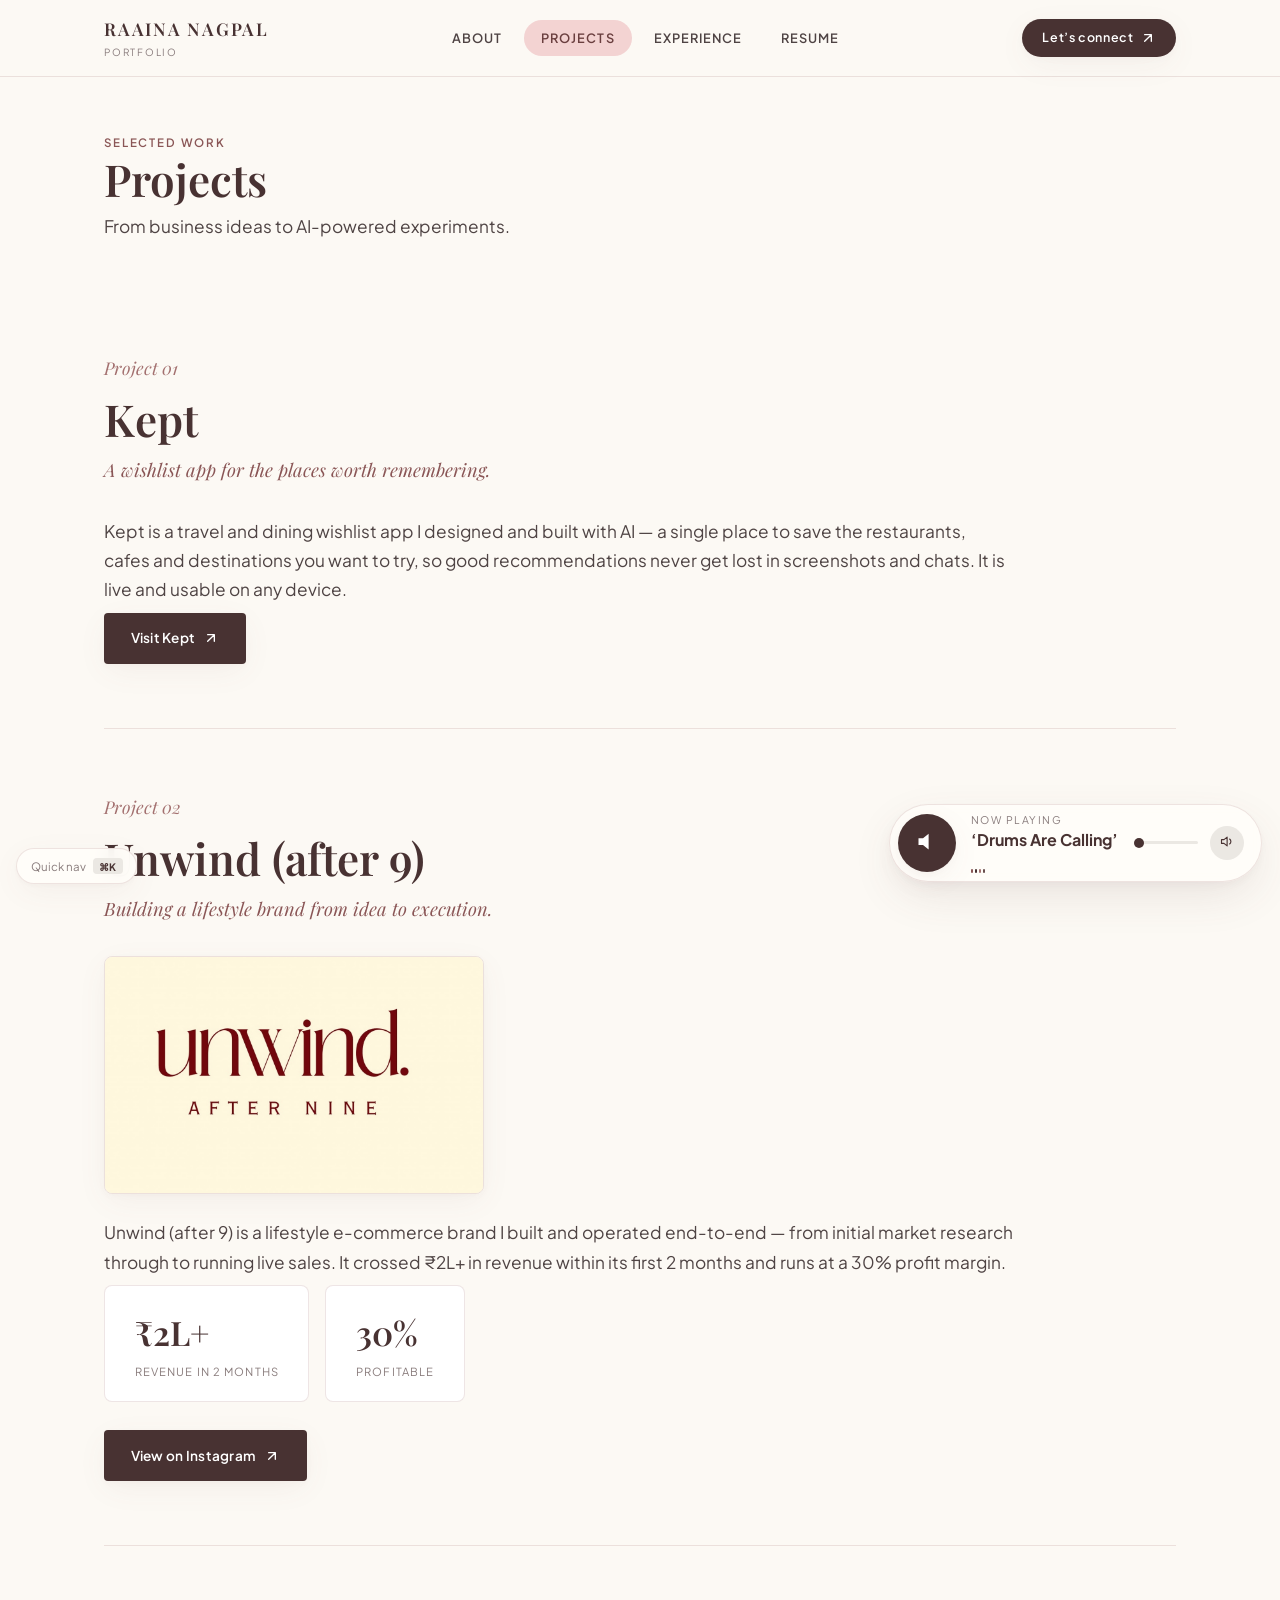
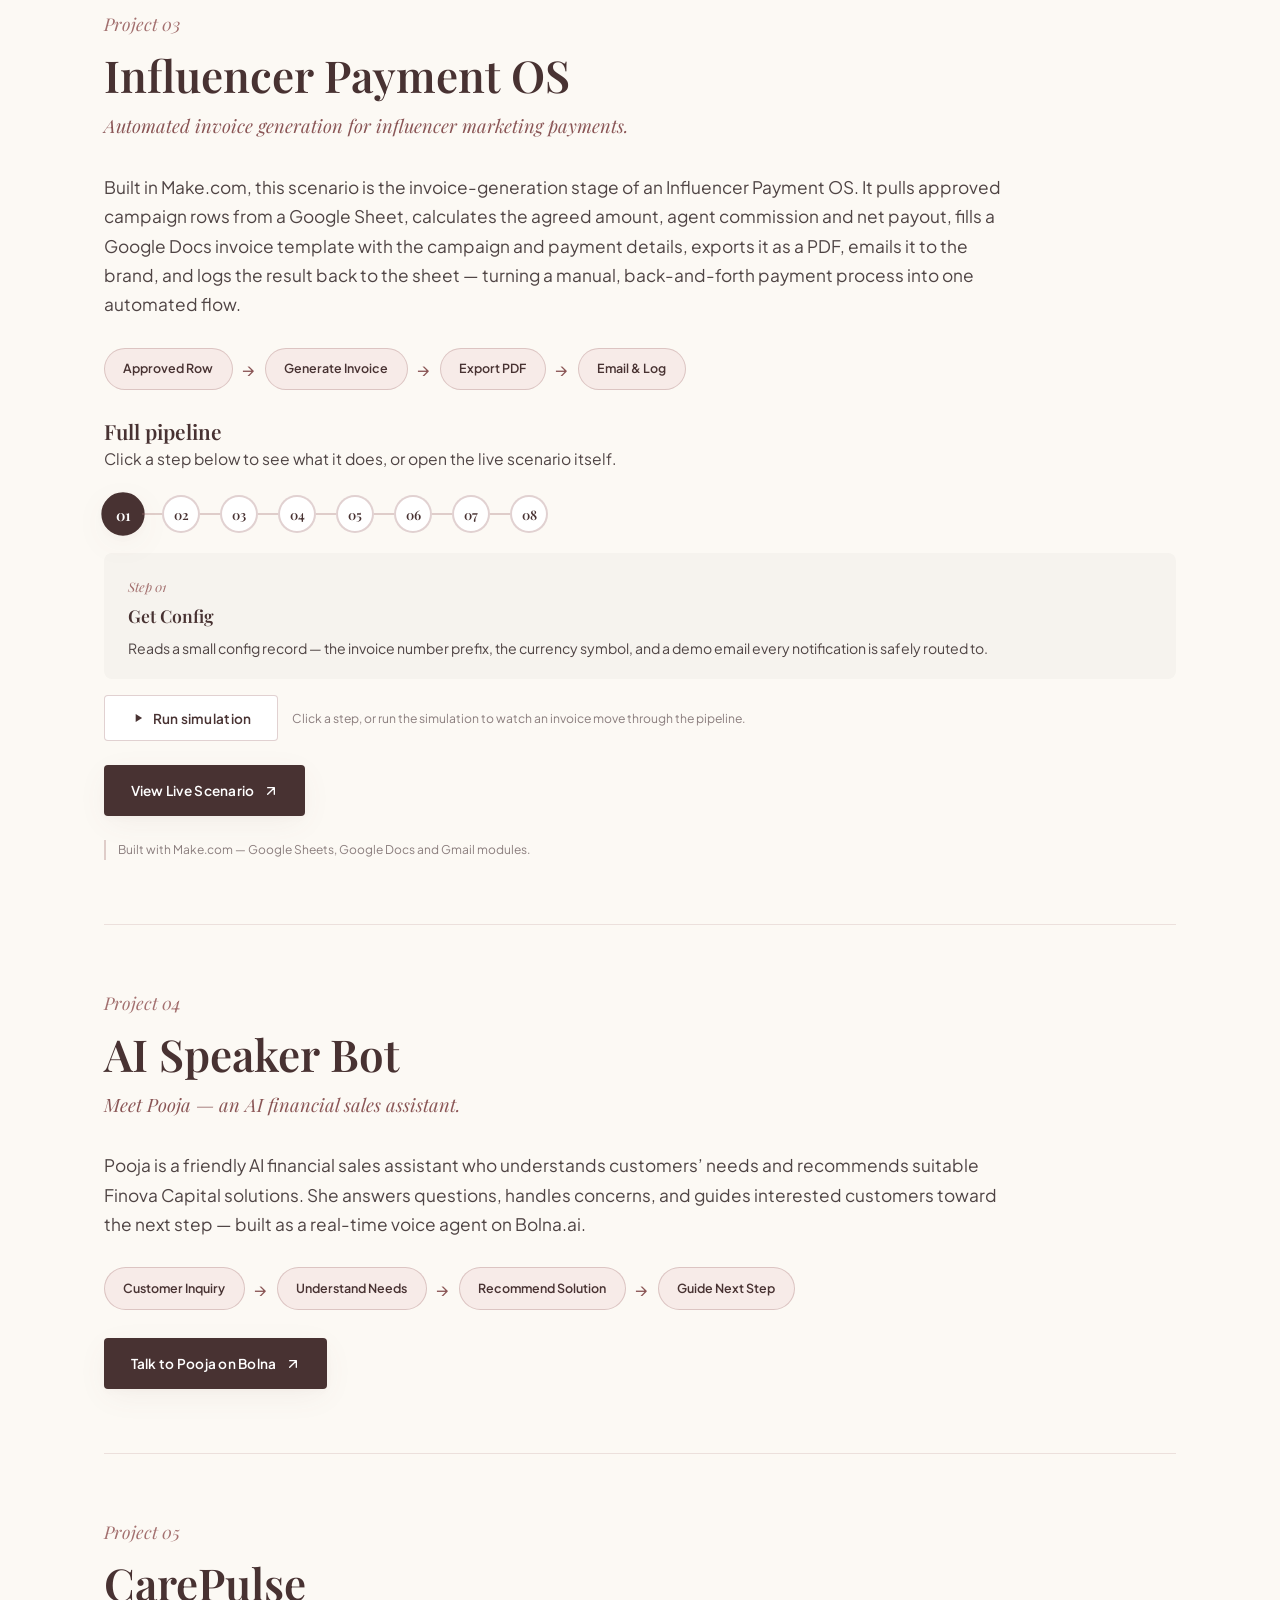
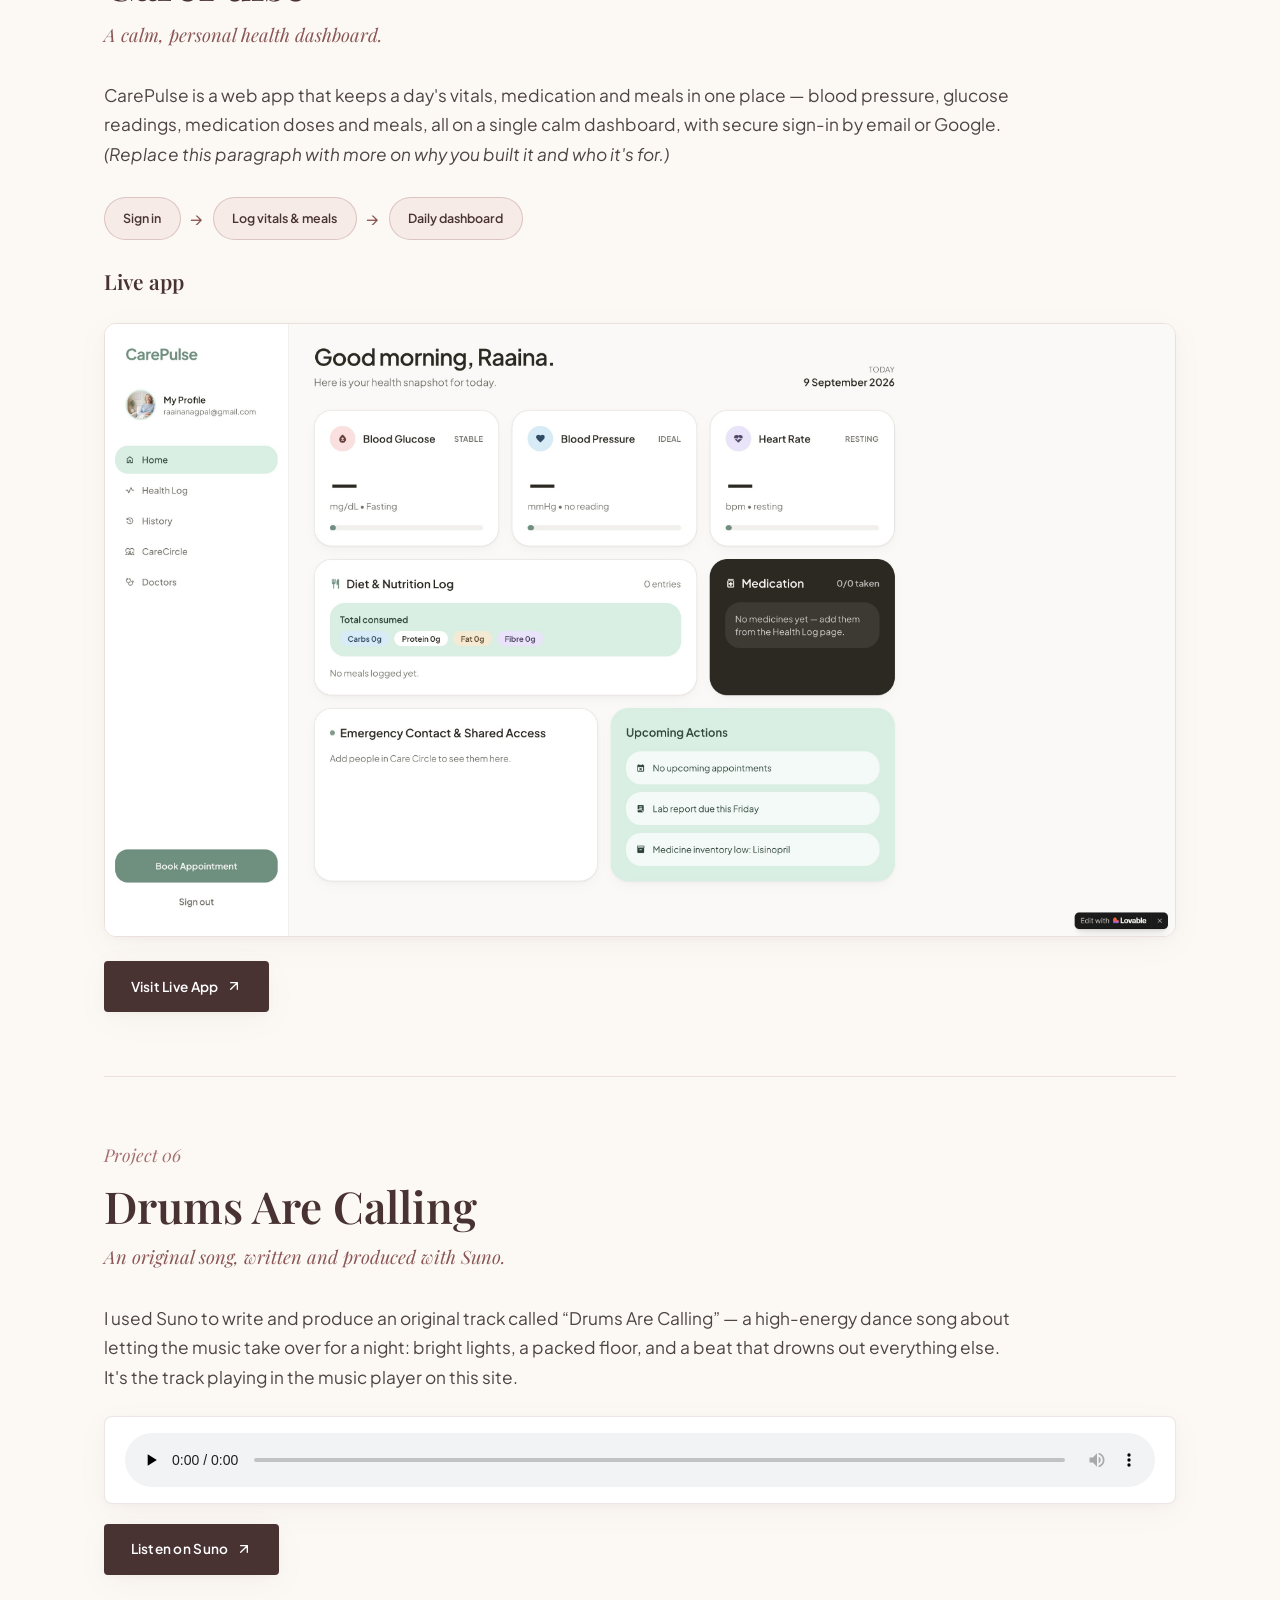
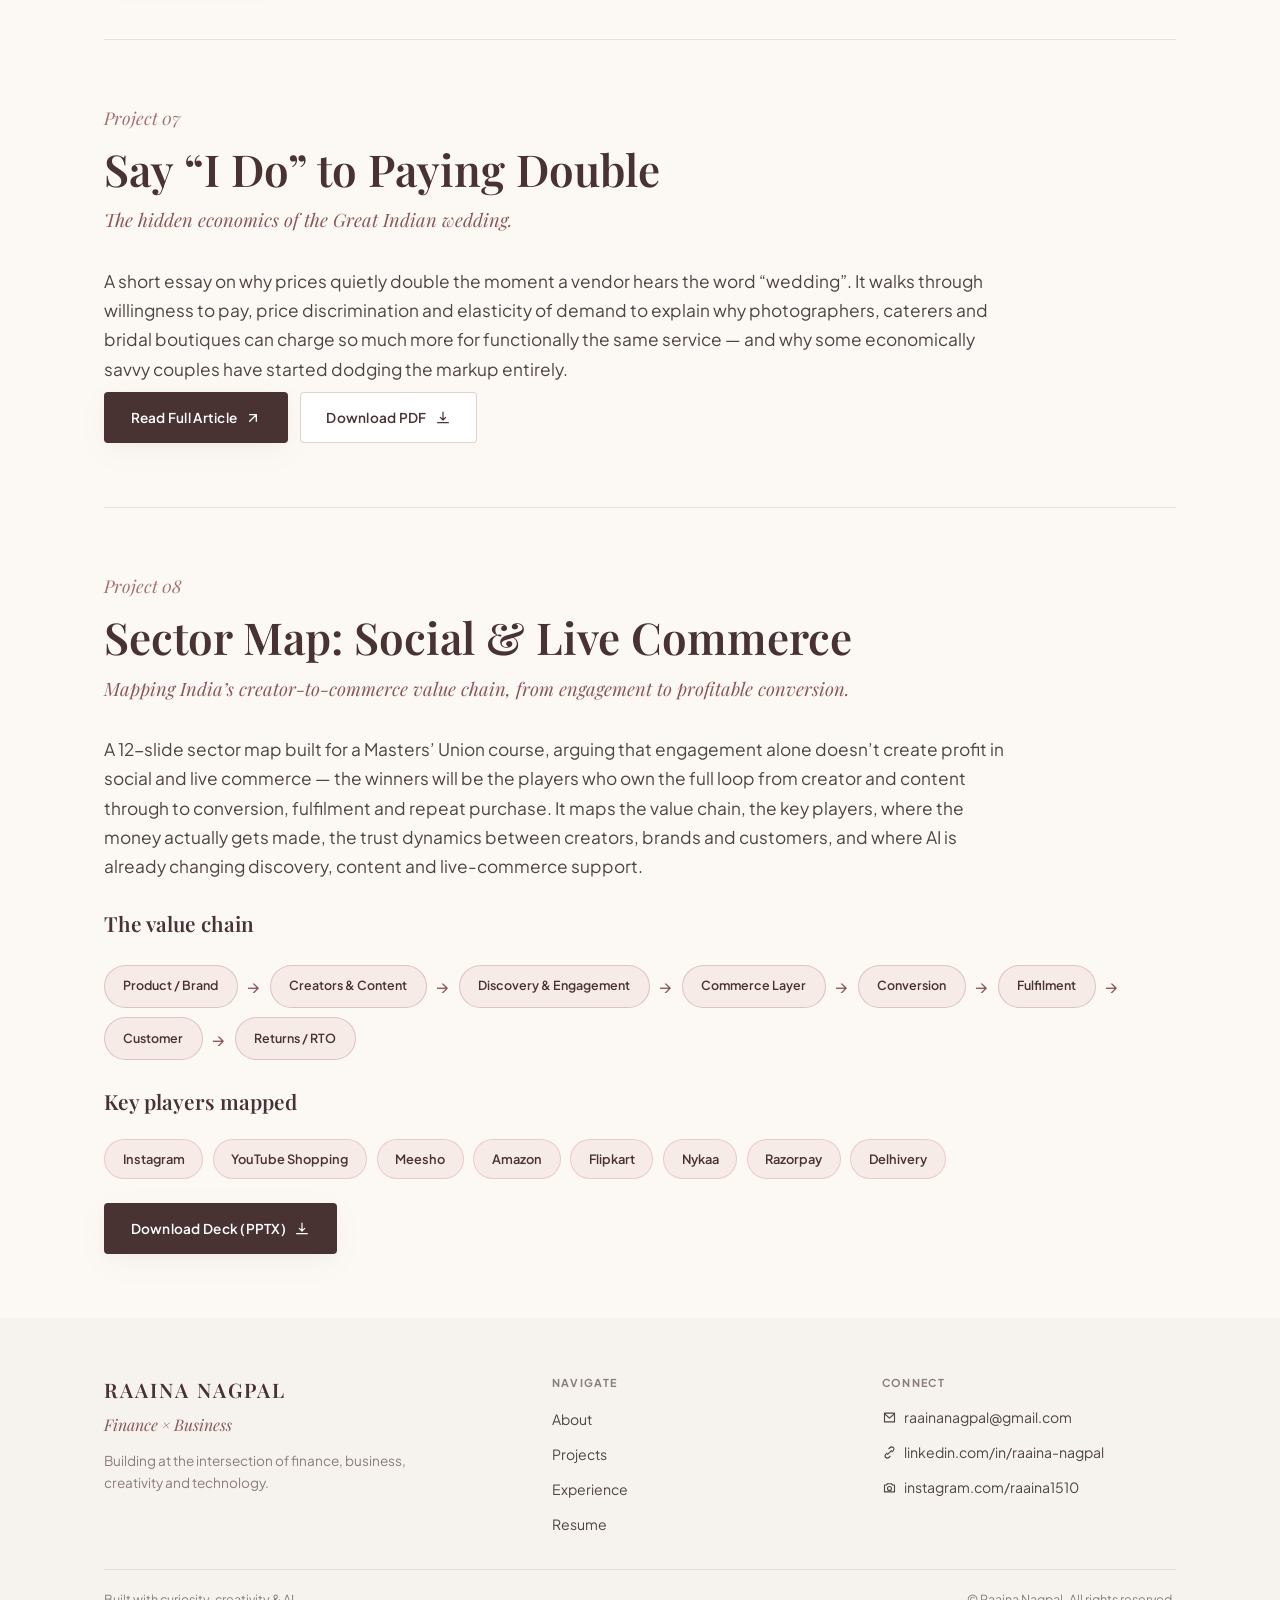
<file: projects.html>
<!DOCTYPE html>
<html lang="en">
<head>
<meta charset="UTF-8" />
<meta name="viewport" content="width=device-width, initial-scale=1.0" />
<title>Projects — Raaina Nagpal</title>
<meta name="description" content="Case studies: Unwind (after 9), an AI automation workflow, and an AI speaker bot." />
<link rel="preconnect" href="https://fonts.googleapis.com" />
<link rel="preconnect" href="https://fonts.gstatic.com" crossorigin />
<link href="https://fonts.googleapis.com/css2?family=Playfair+Display:ital,wght@0,500;0,600;0,700;1,500&family=Plus+Jakarta+Sans:wght@400;500;600;700&display=swap" rel="stylesheet" />
<link rel="stylesheet" href="css/style.css" />
</head>
<body data-page="projects">
<header class="site-header">
  <div class="inner">
    <a href="index.html" class="brand">
      <span class="brand-name">RAAINA NAGPAL</span>
      <span class="brand-tag">Portfolio</span>
    </a>
    <nav class="main-nav">
      <a href="index.html" data-nav-link>About</a>
<a href="projects.html" data-nav-link>Projects</a>
<a href="experience.html" data-nav-link>Experience</a>
<a href="resume.html" data-nav-link>Resume</a>
    </nav>
    <div class="header-actions">
      <a href="mailto:raainanagpal@gmail.com" class="btn-connect">
        <span>Let&rsquo;s connect</span>
        <svg class="icon-sm" viewBox="0 0 24 24" fill="none" stroke="currentColor" stroke-width="2" stroke-linecap="round" stroke-linejoin="round"><path d="M7 17L17 7M7 7h10v10"/></svg>
      </a>
      <button id="menu-toggle" class="menu-toggle" aria-label="Open menu">
        <svg viewBox="0 0 24 24" fill="none" stroke="currentColor" stroke-width="1.8" stroke-linecap="round"><path d="M3 6h18M3 12h18M3 18h18"/></svg>
      </button>
    </div>
  </div>
</header>

<div id="mobile-menu" class="mobile-menu">
  <div class="mobile-menu-top">
    <div class="brand">
      <span class="brand-name">RAAINA NAGPAL</span>
      <span class="brand-tag">Finance &times; Business</span>
    </div>
    <button id="menu-close" class="mobile-menu-close" aria-label="Close menu">
      <svg viewBox="0 0 24 24" fill="none" stroke="currentColor" stroke-width="1.8" stroke-linecap="round"><path d="M6 6l12 12M18 6L6 18"/></svg>
    </button>
  </div>
  <nav class="mobile-nav">
    <a href="index.html" data-nav-link>About</a>
<a href="projects.html" data-nav-link>Projects</a>
<a href="experience.html" data-nav-link>Experience</a>
<a href="resume.html" data-nav-link>Resume</a>
  </nav>
  <div class="mobile-menu-footer">&copy; <span id="current-year"></span> Raaina Nagpal. All rights reserved.</div>
</div>

<main>

<section class="page-hero container">
  <span class="eyebrow">Selected Work</span>
  <h1 class="headline-lg">Projects</h1>
  <p class="body-lg projects-subhead">From business ideas to AI-powered experiments.</p>
</section>

<section class="container">

  <!-- PROJECT 1 — KEPT -->
  <article class="project-case" id="project-kept">
    <div class="project-case-head">
      <span class="project-index">Project 01</span>
      <h2 class="headline-lg">Kept</h2>
      <p class="subtitle">A wishlist app for the places worth remembering.</p>
    </div>

    <p class="body-lg" style="max-width:70ch;">
      Kept is a travel and dining wishlist app I designed and built with AI &mdash; a single place to save the
      restaurants, cafes and destinations you want to try, so good recommendations never get lost in screenshots
      and chats. It is live and usable on any device.
    </p>

    <div style="margin-top:0.5rem; display:flex; flex-wrap:wrap; gap:0.75rem;">
      <a class="btn btn-primary" href="https://www.keptapp.website" target="_blank" rel="noopener">
        <span>Visit Kept</span>
        <svg viewBox="0 0 24 24" fill="none" stroke="currentColor" stroke-width="2" stroke-linecap="round" stroke-linejoin="round"><path d="M7 17L17 7M7 7h10v10"/></svg>
      </a>
    </div>
  </article>

  <!-- PROJECT 2 — UNWIND (AFTER 9) -->
  <article class="project-case" id="project-unwind">
    <div class="project-case-head">
      <span class="project-index">Project 02</span>
      <h2 class="headline-lg">Unwind (after 9)</h2>
      <p class="subtitle">Building a lifestyle brand from idea to execution.</p>
    </div>

    <div class="brand-logo-plate">
      <img src="assets/images/projects/unwind-logo.jpg" alt="Unwind (after 9) logo" />
    </div>

    <p class="body-lg" style="max-width:70ch;">
      Unwind (after 9) is a lifestyle e-commerce brand I built and operated end-to-end &mdash; from initial market
      research through to running live sales. It crossed &#8377;2L+ in revenue within its first 2 months and runs at a 30% profit margin.
    </p>

    <div style="display:flex; flex-wrap:wrap; gap:1rem;">
      <div class="stat-highlight">
        <span class="value">&#8377;2L+</span>
        <span class="label">Revenue in 2 months</span>
      </div>
      <div class="stat-highlight">
        <span class="value">30%</span>
        <span class="label">Profitable</span>
      </div>
    </div>

    <div style="margin-top:0.5rem; display:flex; flex-wrap:wrap; gap:0.75rem;">
      <a class="btn btn-primary" href="https://www.instagram.com/unwindafter9" target="_blank" rel="noopener">
        <span>View on Instagram</span>
        <svg viewBox="0 0 24 24" fill="none" stroke="currentColor" stroke-width="2" stroke-linecap="round" stroke-linejoin="round"><path d="M7 17L17 7M7 7h10v10"/></svg>
      </a>
    </div>
  </article>

  <!-- PROJECT 2 — INFLUENCER PAYMENT OS (MAKE.COM) -->
  <article class="project-case" id="project-invoice-os">
    <div class="project-case-head">
      <span class="project-index">Project 03</span>
      <h2 class="headline-lg">Influencer Payment OS</h2>
      <p class="subtitle">Automated invoice generation for influencer marketing payments.</p>
    </div>
    <p class="body-lg" style="max-width:70ch;">
      Built in Make.com, this scenario is the invoice-generation stage of an Influencer Payment OS. It pulls
      approved campaign rows from a Google Sheet, calculates the agreed amount, agent commission and net payout,
      fills a Google Docs invoice template with the campaign and payment details, exports it as a PDF, emails it
      to the brand, and logs the result back to the sheet &mdash; turning a manual, back-and-forth payment process
      into one automated flow.
    </p>

    <div class="flow-row">
      <span class="flow-node">Approved Row</span>
      <span class="flow-arrow">&rarr;</span>
      <span class="flow-node">Generate Invoice</span>
      <span class="flow-arrow">&rarr;</span>
      <span class="flow-node">Export PDF</span>
      <span class="flow-arrow">&rarr;</span>
      <span class="flow-node">Email &amp; Log</span>
    </div>

    <h3 class="headline-sm">Full pipeline</h3>
    <p class="body-md" style="margin-bottom:0.5rem;">Click a step below to see what it does, or open the live scenario itself.</p>
    <div class="pipeline">
      <div class="pipeline-track">
      <button type="button" class="pipeline-node" data-num="01" data-title="Get Config" data-desc="Reads a small config record — the invoice number prefix, the currency symbol, and a demo email every notification is safely routed to." aria-label="Step 01: Get Config">01</button>
      <div class="pipeline-connector"></div>
      <button type="button" class="pipeline-node" data-num="02" data-title="Filter Approved Rows" data-desc="Scans the campaign tracker sheet for rows marked “Approved” that haven’t been invoiced yet." aria-label="Step 02: Filter Approved Rows">02</button>
      <div class="pipeline-connector"></div>
      <button type="button" class="pipeline-node" data-num="03" data-title="Set Invoice Variables" data-desc="Builds the invoice number, formats today’s date, and cleans up the agreed amount, agent commission and net payout into readable numbers." aria-label="Step 03: Set Invoice Variables">03</button>
      <div class="pipeline-connector"></div>
      <button type="button" class="pipeline-node" data-num="04" data-title="Create Invoice Doc" data-desc="Duplicates a Google Docs invoice template and fills in 17 fields — influencer, brand, platform, deliverables, amounts, payment terms and more." aria-label="Step 04: Create Invoice Doc">04</button>
      <div class="pipeline-connector"></div>
      <button type="button" class="pipeline-node" data-num="05" data-title="Export as PDF" data-desc="Converts the filled-in Google Doc into a PDF and saves it to the shared Drive folder." aria-label="Step 05: Export as PDF">05</button>
      <div class="pipeline-connector"></div>
      <button type="button" class="pipeline-node" data-num="06" data-title="Update Sheet Row" data-desc="Writes the new invoice number, date and a “Generated” status back into the original row." aria-label="Step 06: Update Sheet Row">06</button>
      <div class="pipeline-connector"></div>
      <button type="button" class="pipeline-node" data-num="07" data-title="Email Invoice" data-desc="Sends a formatted summary email with the PDF attached to the right recipient." aria-label="Step 07: Email Invoice">07</button>
      <div class="pipeline-connector"></div>
      <button type="button" class="pipeline-node" data-num="08" data-title="Log Activity" data-desc="Appends a timestamped record to an activity log, so every invoice generated stays traceable." aria-label="Step 08: Log Activity">08</button>
      </div>
      <div class="pipeline-detail">
        <span class="pd-num">Step 01</span>
        <h4 class="pd-title">Get Config</h4>
        <p class="pd-text">Reads a small config record &mdash; the invoice number prefix, the currency symbol, and a demo email every notification is safely routed to.</p>
      </div>
      <div class="pipeline-controls">
        <button type="button" class="btn btn-secondary" data-pipeline-play>
          <svg viewBox="0 0 24 24" fill="currentColor"><path d="M8 5v14l11-7z"/></svg>
          <span>Run simulation</span>
        </button>
        <span class="pipeline-hint">Click a step, or run the simulation to watch an invoice move through the pipeline.</span>
      </div>
    </div>
    <div style="margin-top:1.25rem;">
      <a class="btn btn-primary" href="https://us2.make.com/public/shared-scenario/LCtxZyIXwRV/influencer-payment-os-2-invoice-gene" target="_blank" rel="noopener">
        <span>View Live Scenario</span>
        <svg viewBox="0 0 24 24" fill="none" stroke="currentColor" stroke-width="2" stroke-linecap="round" stroke-linejoin="round"><path d="M7 17L17 7M7 7h10v10"/></svg>
      </a>
    </div>
    <p class="editable-note">Built with Make.com &mdash; Google Sheets, Google Docs and Gmail modules.</p>
  </article>

  <!-- PROJECT 3 — AI SPEAKER BOT -->
  <article class="project-case" id="project-speaker-bot">
    <div class="project-case-head">
      <span class="project-index">Project 04</span>
      <h2 class="headline-lg">AI Speaker Bot</h2>
      <p class="subtitle">Meet Pooja &mdash; an AI financial sales assistant.</p>
    </div>
    <p class="body-lg" style="max-width:70ch;">
      Pooja is a friendly AI financial sales assistant who understands customers&rsquo; needs and recommends suitable
      Finova Capital solutions. She answers questions, handles concerns, and guides interested customers toward the
      next step &mdash; built as a real-time voice agent on Bolna.ai.
    </p>

    <div class="flow-row">
      <span class="flow-node">Customer Inquiry</span>
      <span class="flow-arrow">&rarr;</span>
      <span class="flow-node">Understand Needs</span>
      <span class="flow-arrow">&rarr;</span>
      <span class="flow-node">Recommend Solution</span>
      <span class="flow-arrow">&rarr;</span>
      <span class="flow-node">Guide Next Step</span>
    </div>

    <div style="margin-top:0.5rem; display:flex; flex-wrap:wrap; gap:0.75rem;">
      <a class="btn btn-primary" href="https://bolna.ai/a/eec803ca-99ba-4f00-9e31-bc806fce2e22" target="_blank" rel="noopener">
        <span>Talk to Pooja on Bolna</span>
        <svg viewBox="0 0 24 24" fill="none" stroke="currentColor" stroke-width="2" stroke-linecap="round" stroke-linejoin="round"><path d="M7 17L17 7M7 7h10v10"/></svg>
      </a>
    </div>
  </article>

  <!-- PROJECT 4 — CAREPULSE -->
  <article class="project-case" id="project-carepulse">
    <div class="project-case-head">
      <span class="project-index">Project 05</span>
      <h2 class="headline-lg">CarePulse</h2>
      <p class="subtitle">A calm, personal health dashboard.</p>
    </div>
    <p class="body-lg" style="max-width:70ch;">
      CarePulse is a web app that keeps a day's vitals, medication and meals in one place &mdash; blood pressure,
      glucose readings, medication doses and meals, all on a single calm dashboard, with secure sign-in by email or
      Google. <em>(Replace this paragraph with more on why you built it and who it's for.)</em>
    </p>

    <div class="flow-row">
      <span class="flow-node">Sign in</span>
      <span class="flow-arrow">&rarr;</span>
      <span class="flow-node">Log vitals &amp; meals</span>
      <span class="flow-arrow">&rarr;</span>
      <span class="flow-node">Daily dashboard</span>
    </div>

    <h3 class="headline-sm">Live app</h3>
    <div class="screenshot-frame">
      <img src="assets/images/projects/carepulse-dashboard.jpg" alt="CarePulse dashboard screenshot" />
    </div>
    <div style="margin-top:1.5rem;">
      <a class="btn btn-primary" href="https://carepulsee.lovable.app/" target="_blank" rel="noopener">
        <span>Visit Live App</span>
        <svg viewBox="0 0 24 24" fill="none" stroke="currentColor" stroke-width="2" stroke-linecap="round" stroke-linejoin="round"><path d="M7 17L17 7M7 7h10v10"/></svg>
      </a>
    </div>
  </article>

  <!-- PROJECT 5 — DRUMS ARE CALLING (SUNO SONG) -->
  <article class="project-case" id="project-song">
    <div class="project-case-head">
      <span class="project-index">Project 06</span>
      <h2 class="headline-lg">Drums Are Calling</h2>
      <p class="subtitle">An original song, written and produced with Suno.</p>
    </div>
    <p class="body-lg" style="max-width:70ch;">
      I used Suno to write and produce an original track called &ldquo;Drums Are Calling&rdquo; &mdash; a high-energy
      dance song about letting the music take over for a night: bright lights, a packed floor, and a beat that
      drowns out everything else. It's the track playing in the music player on this site.
    </p>

    <div class="inline-audio-player">
      <audio controls preload="none" style="width:100%;">
        <source src="assets/audio/theme-song.mp3" type="audio/mpeg" />
      </audio>
    </div>

    <div style="margin-top:1.25rem; display:flex; flex-wrap:wrap; gap:0.75rem;">
      <a class="btn btn-primary" href="https://suno.com/s/Me1VZhAeiTKbgPvw" target="_blank" rel="noopener">
        <span>Listen on Suno</span>
        <svg viewBox="0 0 24 24" fill="none" stroke="currentColor" stroke-width="2" stroke-linecap="round" stroke-linejoin="round"><path d="M7 17L17 7M7 7h10v10"/></svg>
      </a>
    </div>
  </article>

  <!-- PROJECT 6 — ECONOMICS ARTICLE -->
  <article class="project-case" id="project-article">
    <div class="project-case-head">
      <span class="project-index">Project 07</span>
      <h2 class="headline-lg">Say &ldquo;I Do&rdquo; to Paying Double</h2>
      <p class="subtitle">The hidden economics of the Great Indian wedding.</p>
    </div>
    <p class="body-lg" style="max-width:70ch;">
      A short essay on why prices quietly double the moment a vendor hears the word &ldquo;wedding&rdquo;. It walks
      through willingness to pay, price discrimination and elasticity of demand to explain why photographers,
      caterers and bridal boutiques can charge so much more for functionally the same service &mdash; and why some
      economically savvy couples have started dodging the markup entirely.
    </p>

    <div style="margin-top:0.5rem; display:flex; flex-wrap:wrap; gap:0.75rem;">
      <a class="btn btn-primary" href="assets/documents/wedding-economics-article.pdf" target="_blank" rel="noopener">
        <span>Read Full Article</span>
        <svg viewBox="0 0 24 24" fill="none" stroke="currentColor" stroke-width="2" stroke-linecap="round" stroke-linejoin="round"><path d="M7 17L17 7M7 7h10v10"/></svg>
      </a>
      <a class="btn btn-secondary" href="assets/documents/wedding-economics-article.pdf" download="Say-I-Do-to-Paying-Double.pdf">
        <span>Download PDF</span>
        <svg viewBox="0 0 24 24" fill="none" stroke="currentColor" stroke-width="1.8" stroke-linecap="round" stroke-linejoin="round"><path d="M12 3v12m0 0l-4-4m4 4l4-4M4 19h16"/></svg>
      </a>
    </div>
  </article>

  <!-- PROJECT 7 — SECTOR MAP: SOCIAL & LIVE COMMERCE -->
  <article class="project-case" id="project-sector-map">
    <div class="project-case-head">
      <span class="project-index">Project 08</span>
      <h2 class="headline-lg">Sector Map: Social &amp; Live Commerce</h2>
      <p class="subtitle">Mapping India&rsquo;s creator-to-commerce value chain, from engagement to profitable conversion.</p>
    </div>
    <p class="body-lg" style="max-width:70ch;">
      A 12-slide sector map built for a Masters&rsquo; Union course, arguing that engagement alone doesn&rsquo;t
      create profit in social and live commerce &mdash; the winners will be the players who own the full loop from
      creator and content through to conversion, fulfilment and repeat purchase. It maps the value chain, the key
      players, where the money actually gets made, the trust dynamics between creators, brands and customers, and
      where AI is already changing discovery, content and live-commerce support.
    </p>

    <h3 class="headline-sm" style="margin-top:1.75rem;">The value chain</h3>
    <div class="flow-row">
      <span class="flow-node">Product / Brand</span>
      <span class="flow-arrow">&rarr;</span>
      <span class="flow-node">Creators &amp; Content</span>
      <span class="flow-arrow">&rarr;</span>
      <span class="flow-node">Discovery &amp; Engagement</span>
      <span class="flow-arrow">&rarr;</span>
      <span class="flow-node">Commerce Layer</span>
      <span class="flow-arrow">&rarr;</span>
      <span class="flow-node">Conversion</span>
      <span class="flow-arrow">&rarr;</span>
      <span class="flow-node">Fulfilment</span>
      <span class="flow-arrow">&rarr;</span>
      <span class="flow-node">Customer</span>
      <span class="flow-arrow">&rarr;</span>
      <span class="flow-node">Returns / RTO</span>
    </div>

    <h3 class="headline-sm">Key players mapped</h3>
    <div class="skills-pills">
      <span class="skill-pill">Instagram</span>
      <span class="skill-pill">YouTube Shopping</span>
      <span class="skill-pill">Meesho</span>
      <span class="skill-pill">Amazon</span>
      <span class="skill-pill">Flipkart</span>
      <span class="skill-pill">Nykaa</span>
      <span class="skill-pill">Razorpay</span>
      <span class="skill-pill">Delhivery</span>
    </div>

    <div style="margin-top:1.5rem;">
      <a class="btn btn-primary" href="assets/documents/sector-map-social-live-commerce.pptx" download="Sector-Map-Social-Live-Commerce.pptx">
        <span>Download Deck (PPTX)</span>
        <svg viewBox="0 0 24 24" fill="none" stroke="currentColor" stroke-width="1.8" stroke-linecap="round" stroke-linejoin="round"><path d="M12 3v12m0 0l-4-4m4 4l4-4M4 19h16"/></svg>
      </a>
    </div>
  </article>

</section>


</main>
<footer class="site-footer">
  <div class="container">
    <div class="footer-grid">
      <div class="footer-brand">
        <span class="brand-name">RAAINA NAGPAL</span>
        <p class="tagline">Finance &times; Business</p>
        <p class="desc">Building at the intersection of finance, business, creativity and technology.</p>
      </div>
      <div class="footer-col">
        <h4>Navigate</h4>
        <ul>
          <li><a href="index.html">About</a></li>
          <li><a href="projects.html">Projects</a></li>
          <li><a href="experience.html">Experience</a></li>
          <li><a href="resume.html">Resume</a></li>
        </ul>
      </div>
      <div class="footer-col">
        <h4>Connect</h4>
        <ul>
          <li><a href="mailto:raainanagpal@gmail.com"><svg viewBox="0 0 24 24" fill="none" stroke="currentColor" stroke-width="1.8" stroke-linecap="round" stroke-linejoin="round"><path d="M4 5h16v14H4z"/><path d="M4 6l8 7 8-7"/></svg> <span>raainanagpal@gmail.com</span></a></li>
          <li><a href="https://www.linkedin.com/in/raaina-nagpal-682293224" target="_blank" rel="noopener"><svg viewBox="0 0 24 24" fill="none" stroke="currentColor" stroke-width="1.8" stroke-linecap="round" stroke-linejoin="round"><path d="M9 15l6-6M8 13l-2 2a3.5 3.5 0 105 5l2-2M16 11l2-2a3.5 3.5 0 10-5-5l-2 2"/></svg> <span>linkedin.com/in/raaina-nagpal</span></a></li>
          <li><a href="https://www.instagram.com/raaina1510" target="_blank" rel="noopener"><svg viewBox="0 0 24 24" fill="none" stroke="currentColor" stroke-width="1.8" stroke-linecap="round" stroke-linejoin="round"><path d="M4 8h3l2-2h6l2 2h3v11H4z"/><circle cx="12" cy="13.5" r="3.2"/></svg> <span>instagram.com/raaina1510</span></a></li>
        </ul>
      </div>
    </div>
    <div class="footer-bottom">
      <p>Built with curiosity, creativity &amp; AI.</p>
      <p>&copy; <span id="current-year"></span> Raaina Nagpal. All rights reserved.</p>
    </div>
  </div>
</footer>

<div id="audio-player" class="audio-player">
  <audio preload="none" loop>
    <source src="assets/audio/theme-song.mp3" type="audio/mpeg" />
  </audio>
  <button class="audio-speaker-btn" data-audio-play aria-label="Play or pause the song">
    <span class="icon-speaker-off"><svg viewBox="0 0 24 24" fill="currentColor"><path d="M4 9v6h4l5 4V5L8 9z"/></svg></span>
    <span class="icon-speaker-on"><svg viewBox="0 0 24 24"><path d="M4 9v6h4l5 4V5L8 9z" fill="currentColor"/><path d="M16.3 8.3a5.2 5.2 0 010 7.4" stroke="currentColor" stroke-width="1.8" fill="none" stroke-linecap="round"/><path d="M19 5.8a8.8 8.8 0 010 12.4" stroke="currentColor" stroke-width="1.8" fill="none" stroke-linecap="round"/></svg></span>
  </button>
  <div class="audio-info">
    <span class="now-playing">Now Playing</span>
    <span class="song-name" data-audio-title>&lsquo;Drums Are Calling&rsquo;</span>
    <div class="audio-eq" aria-hidden="true"><span></span><span></span><span></span><span></span></div>
  </div>
  <div class="audio-secondary">
    <input type="range" class="audio-progress" data-audio-progress value="0" min="0" max="100" aria-label="Seek" />
    <button class="audio-btn" data-audio-mute aria-label="Mute or unmute">
      <span class="icon-volume"><svg viewBox="0 0 24 24" fill="none" stroke="currentColor" stroke-width="1.8" stroke-linecap="round" stroke-linejoin="round"><path d="M4 9v6h4l5 4V5L8 9z"/><path d="M17 8a5 5 0 010 8"/></svg></span>
      <span class="icon-muted" style="display:none"><svg viewBox="0 0 24 24" fill="none" stroke="currentColor" stroke-width="1.8" stroke-linecap="round" stroke-linejoin="round"><path d="M4 9v6h4l5 4V5L8 9z"/><path d="M16 9l4 6M20 9l-4 6"/></svg></span>
    </button>
  </div>
</div>

<button id="cmdk-hint" class="cmdk-hint" aria-label="Open quick navigation">
  <span class="cmdk-hint-label">Quick nav</span>
  <kbd>&#8984;K</kbd>
</button>

<script src="js/main.js"></script>

</body>
</html>
</file>
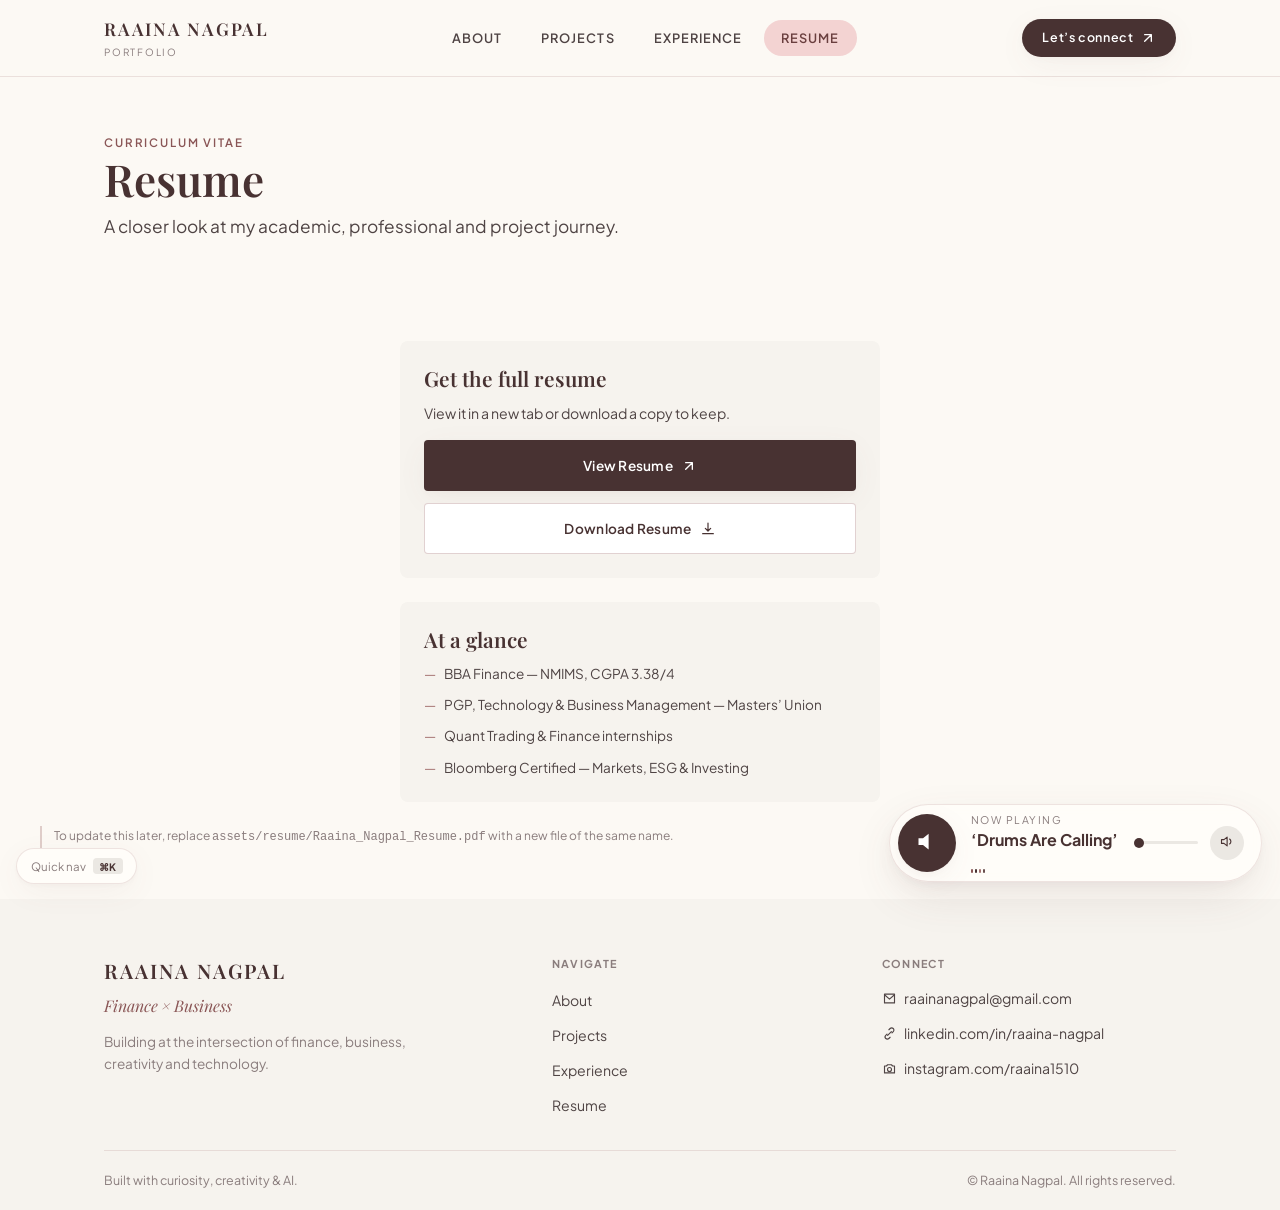
<file: resume.html>
<!DOCTYPE html>
<html lang="en">
<head>
<meta charset="UTF-8" />
<meta name="viewport" content="width=device-width, initial-scale=1.0" />
<title>Resume — Raaina Nagpal</title>
<meta name="description" content="Raaina Nagpal's resume." />
<link rel="preconnect" href="https://fonts.googleapis.com" />
<link rel="preconnect" href="https://fonts.gstatic.com" crossorigin />
<link href="https://fonts.googleapis.com/css2?family=Playfair+Display:ital,wght@0,500;0,600;0,700;1,500&family=Plus+Jakarta+Sans:wght@400;500;600;700&display=swap" rel="stylesheet" />
<link rel="stylesheet" href="css/style.css" />
</head>
<body data-page="resume">
<header class="site-header">
  <div class="inner">
    <a href="index.html" class="brand">
      <span class="brand-name">RAAINA NAGPAL</span>
      <span class="brand-tag">Portfolio</span>
    </a>
    <nav class="main-nav">
      <a href="index.html" data-nav-link>About</a>
<a href="projects.html" data-nav-link>Projects</a>
<a href="experience.html" data-nav-link>Experience</a>
<a href="resume.html" data-nav-link>Resume</a>
    </nav>
    <div class="header-actions">
      <a href="mailto:raainanagpal@gmail.com" class="btn-connect">
        <span>Let&rsquo;s connect</span>
        <svg class="icon-sm" viewBox="0 0 24 24" fill="none" stroke="currentColor" stroke-width="2" stroke-linecap="round" stroke-linejoin="round"><path d="M7 17L17 7M7 7h10v10"/></svg>
      </a>
      <button id="menu-toggle" class="menu-toggle" aria-label="Open menu">
        <svg viewBox="0 0 24 24" fill="none" stroke="currentColor" stroke-width="1.8" stroke-linecap="round"><path d="M3 6h18M3 12h18M3 18h18"/></svg>
      </button>
    </div>
  </div>
</header>

<div id="mobile-menu" class="mobile-menu">
  <div class="mobile-menu-top">
    <div class="brand">
      <span class="brand-name">RAAINA NAGPAL</span>
      <span class="brand-tag">Finance &times; Business</span>
    </div>
    <button id="menu-close" class="mobile-menu-close" aria-label="Close menu">
      <svg viewBox="0 0 24 24" fill="none" stroke="currentColor" stroke-width="1.8" stroke-linecap="round"><path d="M6 6l12 12M18 6L6 18"/></svg>
    </button>
  </div>
  <nav class="mobile-nav">
    <a href="index.html" data-nav-link>About</a>
<a href="projects.html" data-nav-link>Projects</a>
<a href="experience.html" data-nav-link>Experience</a>
<a href="resume.html" data-nav-link>Resume</a>
  </nav>
  <div class="mobile-menu-footer">&copy; <span id="current-year"></span> Raaina Nagpal. All rights reserved.</div>
</div>

<main>

<section class="page-hero container">
  <span class="eyebrow">Curriculum Vitae</span>
  <h1 class="headline-lg">Resume</h1>
  <p class="body-lg">A closer look at my academic, professional and project journey.</p>
</section>

<section class="section-tight container">
  <div class="resume-panel resume-panel-single">
    <div class="resume-side">
      <div class="resume-card">
        <h3 class="headline-sm">Get the full resume</h3>
        <p>View it in a new tab or download a copy to keep.</p>
        <div class="resume-actions">
          <a class="btn btn-primary" href="assets/resume/Raaina_Nagpal_Resume.pdf" target="_blank" rel="noopener">
            <span>View Resume</span>
            <svg viewBox="0 0 24 24" fill="none" stroke="currentColor" stroke-width="2" stroke-linecap="round" stroke-linejoin="round"><path d="M7 17L17 7M7 7h10v10"/></svg>
          </a>
          <a class="btn btn-secondary" href="assets/resume/Raaina_Nagpal_Resume.pdf" download="Raaina_Nagpal_Resume.pdf">
            <span>Download Resume</span>
            <svg viewBox="0 0 24 24" fill="none" stroke="currentColor" stroke-width="1.8" stroke-linecap="round" stroke-linejoin="round"><path d="M12 3v12m0 0l-4-4m4 4l4-4M4 19h16"/></svg>
          </a>
        </div>
      </div>

      <div class="resume-card">
        <h3 class="headline-sm">At a glance</h3>
        <ul class="resume-summary-list">
          <li>BBA Finance &mdash; NMIMS, CGPA 3.38/4</li>
          <li>PGP, Technology &amp; Business Management &mdash; Masters&rsquo; Union</li>
          <li>Quant Trading &amp; Finance internships</li>
          <li>Bloomberg Certified &mdash; Markets, ESG &amp; Investing</li>
        </ul>
      </div>
    </div>
  </div>
  <p class="editable-note">To update this later, replace <code>assets/resume/Raaina_Nagpal_Resume.pdf</code> with a new file of the same name.</p>
</section>

</main>
<footer class="site-footer">
  <div class="container">
    <div class="footer-grid">
      <div class="footer-brand">
        <span class="brand-name">RAAINA NAGPAL</span>
        <p class="tagline">Finance &times; Business</p>
        <p class="desc">Building at the intersection of finance, business, creativity and technology.</p>
      </div>
      <div class="footer-col">
        <h4>Navigate</h4>
        <ul>
          <li><a href="index.html">About</a></li>
          <li><a href="projects.html">Projects</a></li>
          <li><a href="experience.html">Experience</a></li>
          <li><a href="resume.html">Resume</a></li>
        </ul>
      </div>
      <div class="footer-col">
        <h4>Connect</h4>
        <ul>
          <li><a href="mailto:raainanagpal@gmail.com"><svg viewBox="0 0 24 24" fill="none" stroke="currentColor" stroke-width="1.8" stroke-linecap="round" stroke-linejoin="round"><path d="M4 5h16v14H4z"/><path d="M4 6l8 7 8-7"/></svg> <span>raainanagpal@gmail.com</span></a></li>
          <li><a href="https://www.linkedin.com/in/raaina-nagpal-682293224" target="_blank" rel="noopener"><svg viewBox="0 0 24 24" fill="none" stroke="currentColor" stroke-width="1.8" stroke-linecap="round" stroke-linejoin="round"><path d="M9 15l6-6M8 13l-2 2a3.5 3.5 0 105 5l2-2M16 11l2-2a3.5 3.5 0 10-5-5l-2 2"/></svg> <span>linkedin.com/in/raaina-nagpal</span></a></li>
          <li><a href="https://www.instagram.com/raaina1510" target="_blank" rel="noopener"><svg viewBox="0 0 24 24" fill="none" stroke="currentColor" stroke-width="1.8" stroke-linecap="round" stroke-linejoin="round"><path d="M4 8h3l2-2h6l2 2h3v11H4z"/><circle cx="12" cy="13.5" r="3.2"/></svg> <span>instagram.com/raaina1510</span></a></li>
        </ul>
      </div>
    </div>
    <div class="footer-bottom">
      <p>Built with curiosity, creativity &amp; AI.</p>
      <p>&copy; <span id="current-year"></span> Raaina Nagpal. All rights reserved.</p>
    </div>
  </div>
</footer>

<div id="audio-player" class="audio-player">
  <audio preload="none" loop>
    <source src="assets/audio/theme-song.mp3" type="audio/mpeg" />
  </audio>
  <button class="audio-speaker-btn" data-audio-play aria-label="Play or pause the song">
    <span class="icon-speaker-off"><svg viewBox="0 0 24 24" fill="currentColor"><path d="M4 9v6h4l5 4V5L8 9z"/></svg></span>
    <span class="icon-speaker-on"><svg viewBox="0 0 24 24"><path d="M4 9v6h4l5 4V5L8 9z" fill="currentColor"/><path d="M16.3 8.3a5.2 5.2 0 010 7.4" stroke="currentColor" stroke-width="1.8" fill="none" stroke-linecap="round"/><path d="M19 5.8a8.8 8.8 0 010 12.4" stroke="currentColor" stroke-width="1.8" fill="none" stroke-linecap="round"/></svg></span>
  </button>
  <div class="audio-info">
    <span class="now-playing">Now Playing</span>
    <span class="song-name" data-audio-title>&lsquo;Drums Are Calling&rsquo;</span>
    <div class="audio-eq" aria-hidden="true"><span></span><span></span><span></span><span></span></div>
  </div>
  <div class="audio-secondary">
    <input type="range" class="audio-progress" data-audio-progress value="0" min="0" max="100" aria-label="Seek" />
    <button class="audio-btn" data-audio-mute aria-label="Mute or unmute">
      <span class="icon-volume"><svg viewBox="0 0 24 24" fill="none" stroke="currentColor" stroke-width="1.8" stroke-linecap="round" stroke-linejoin="round"><path d="M4 9v6h4l5 4V5L8 9z"/><path d="M17 8a5 5 0 010 8"/></svg></span>
      <span class="icon-muted" style="display:none"><svg viewBox="0 0 24 24" fill="none" stroke="currentColor" stroke-width="1.8" stroke-linecap="round" stroke-linejoin="round"><path d="M4 9v6h4l5 4V5L8 9z"/><path d="M16 9l4 6M20 9l-4 6"/></svg></span>
    </button>
  </div>
</div>

<button id="cmdk-hint" class="cmdk-hint" aria-label="Open quick navigation">
  <span class="cmdk-hint-label">Quick nav</span>
  <kbd>&#8984;K</kbd>
</button>

<script src="js/main.js"></script>

</body>
</html>
</file>
<file: css/style.css>
/* ==========================================================================
   RAAINA NAGPAL — PORTFOLIO
   Design system: "Atelier Editorial"
   Soft feminine + sophisticated + minimal + editorial + modern business.
   All colours / type / spacing live in the variables below — change the
   look of the whole site by editing this one block.
   ========================================================================== */

:root {
  /* Colour palette */
  --surface: #fcf9f4;
  --surface-container-lowest: #ffffff;
  --surface-container-low: #f6f3ee;
  --surface-container: #f0ede9;
  --surface-container-high: #ebe8e3;
  --surface-container-highest: #e5e2dd;

  --on-surface: #1c1c19;
  --on-surface-variant: #4f4444;
  --outline: #8a7d7d;
  --outline-variant: #d3c3c2;

  --primary: #483232;          /* deep cocoa — headlines, primary actions */
  --primary-hover: #6a4f4f;
  --on-primary: #ffffff;

  --secondary: #8a5656;        /* dusty rose — accents, active states */
  --secondary-container: #f3d3d2;
  --on-secondary-container: #6a3f3f;

  --tertiary: #a3706f;         /* blush accent */
  --tertiary-container: #f7ebe8;

  --blush: #f7ebe8;
  --blush-strong: #f3d8d7;

  --border-hairline: rgba(163, 112, 112, 0.18);
  --border-hairline-strong: rgba(163, 112, 112, 0.32);

  --shadow-card: 0 8px 32px -4px rgba(125, 90, 90, 0.08), 0 2px 8px -2px rgba(125, 90, 90, 0.05);
  --shadow-float: 0 16px 48px -8px rgba(97, 72, 72, 0.14), 0 4px 16px -4px rgba(97, 72, 72, 0.06);

  /* Typography */
  --font-display: 'Playfair Display', 'Georgia', serif;
  --font-body: 'Plus Jakarta Sans', -apple-system, 'Segoe UI', sans-serif;

  /* Layout */
  --max-width: 1200px;
  --gutter-desktop: 4rem;
  --gutter-tablet: 2rem;
  --gutter-mobile: 1.25rem;

  --radius-sm: 4px;
  --radius-md: 8px;
  --radius-lg: 12px;
  --radius-full: 999px;

  --surface-glass: rgba(252, 249, 244, 0.88);
  --surface-glass-strong: rgba(255, 253, 249, 0.92);
}

/* ---------- Reset & base ---------- */
*, *::before, *::after { box-sizing: border-box; }
html { scroll-behavior: smooth; }
@media (prefers-reduced-motion: reduce) {
  html { scroll-behavior: auto; }
  *, *::before, *::after { animation-duration: 0.01ms !important; animation-iteration-count: 1 !important; transition-duration: 0.01ms !important; }
}

body {
  margin: 0;
  background: var(--surface);
  color: var(--on-surface);
  font-family: var(--font-body);
  font-size: 16px;
  line-height: 1.6;
  -webkit-font-smoothing: antialiased;
}

img { max-width: 100%; display: block; }
a { color: inherit; text-decoration: none; }
button { font-family: inherit; cursor: pointer; }
ul { margin: 0; padding: 0; list-style: none; }
h1, h2, h3, h4, p { margin: 0; }

:focus-visible {
  outline: 2px solid var(--secondary);
  outline-offset: 3px;
}

.container {
  max-width: var(--max-width);
  margin: 0 auto;
  padding: 0 var(--gutter-mobile);
}
@media (min-width: 768px) { .container { padding: 0 var(--gutter-tablet); } }
@media (min-width: 1024px) { .container { padding: 0 var(--gutter-desktop); } }

.eyebrow {
  font-size: 0.72rem;
  font-weight: 600;
  letter-spacing: 0.16em;
  text-transform: uppercase;
  color: var(--secondary);
}

.section { padding: clamp(3rem, 6vw, 6rem) 0; }
.section-tight { padding: clamp(2rem, 4vw, 3.5rem) 0; }

/* ---------- Typography scale ---------- */
.display-hero {
  font-family: var(--font-display);
  font-weight: 600;
  font-size: clamp(2.4rem, 5.2vw, 4rem);
  line-height: 1.08;
  letter-spacing: -0.01em;
  color: var(--primary);
}
.headline-lg {
  font-family: var(--font-display);
  font-weight: 600;
  font-size: clamp(2rem, 4vw, 2.75rem);
  line-height: 1.12;
  color: var(--primary);
}
.headline-md {
  font-family: var(--font-display);
  font-weight: 600;
  font-size: clamp(1.4rem, 2.4vw, 1.75rem);
  line-height: 1.25;
  color: var(--primary);
}
.headline-sm {
  font-family: var(--font-display);
  font-weight: 600;
  font-size: 1.3rem;
  line-height: 1.3;
  color: var(--primary);
}
.body-lg { font-size: 1.08rem; line-height: 1.7; color: var(--on-surface-variant); }
.body-md { font-size: 0.98rem; line-height: 1.65; color: var(--on-surface-variant); }
.subheading { font-size: 1.15rem; color: var(--secondary); font-family: var(--font-display); font-style: italic; }

/* ---------- Header / Nav ---------- */
.site-header {
  position: fixed;
  top: 0; left: 0; right: 0;
  z-index: 100;
  background: var(--surface-glass);
  backdrop-filter: blur(10px);
  -webkit-backdrop-filter: blur(10px);
  border-bottom: 1px solid var(--border-hairline);
}
.site-header .inner {
  max-width: var(--max-width);
  margin: 0 auto;
  padding: 0 var(--gutter-mobile);
  height: 76px;
  display: flex;
  align-items: center;
  justify-content: space-between;
  gap: 1rem;
}
@media (min-width: 768px) { .site-header .inner { padding: 0 var(--gutter-tablet); } }
@media (min-width: 1024px) { .site-header .inner { padding: 0 var(--gutter-desktop); } }

.brand { display: flex; flex-direction: column; gap: 2px; }
.brand-name {
  font-family: var(--font-display);
  font-weight: 600;
  font-size: 1.1rem;
  letter-spacing: 0.1em;
  color: var(--primary);
}
.brand-tag {
  font-size: 0.62rem;
  letter-spacing: 0.18em;
  text-transform: uppercase;
  color: var(--outline);
}

.main-nav { display: none; align-items: center; gap: 0.25rem; }
@media (min-width: 900px) { .main-nav { display: flex; } }
.main-nav a {
  padding: 0.5rem 1.1rem;
  font-size: 0.8rem;
  font-weight: 600;
  letter-spacing: 0.08em;
  text-transform: uppercase;
  color: var(--on-surface-variant);
  border-radius: var(--radius-full);
  transition: background 0.2s ease, color 0.2s ease;
}
.main-nav a:hover { color: var(--primary); background: var(--surface-container-low); }
.main-nav a.active { color: var(--on-secondary-container); background: var(--secondary-container); }

.header-actions { display: flex; align-items: center; gap: 0.75rem; }
.btn-connect {
  display: none;
  align-items: center;
  gap: 0.4rem;
  padding: 0.55rem 1.25rem;
  background: var(--primary);
  color: var(--on-primary);
  border-radius: var(--radius-full);
  font-size: 0.78rem;
  font-weight: 600;
  letter-spacing: 0.05em;
  box-shadow: var(--shadow-card);
  transition: background 0.2s ease;
}
.btn-connect:hover { background: var(--primary-hover); }
@media (min-width: 640px) { .btn-connect { display: inline-flex; } }

.menu-toggle {
  display: inline-flex;
  align-items: center;
  justify-content: center;
  width: 40px; height: 40px;
  background: none;
  border: none;
  color: var(--primary);
}
@media (min-width: 900px) { .menu-toggle { display: none; } }

/* Mobile menu */
.mobile-menu {
  position: fixed;
  inset: 0;
  z-index: 200;
  background: var(--surface-glass-strong);
  backdrop-filter: blur(16px);
  display: flex;
  flex-direction: column;
  justify-content: space-between;
  padding: 1.75rem var(--gutter-mobile) 2rem;
  transform: translateX(100%);
  transition: transform 0.32s ease;
}
.mobile-menu.open { transform: translateX(0); }
.mobile-menu-top { display: flex; align-items: center; justify-content: space-between; }
.mobile-menu-close { width: 40px; height: 40px; background: none; border: none; color: var(--primary); }
.mobile-nav { display: flex; flex-direction: column; gap: 1.25rem; margin-top: 2.5rem; }
.mobile-nav a {
  font-family: var(--font-display);
  font-size: 1.9rem;
  color: var(--primary);
}
.mobile-nav a.active { color: var(--secondary); }
.mobile-menu-footer { font-size: 0.8rem; color: var(--outline); }

body.menu-lock { overflow: hidden; }

/* ---------- Buttons ---------- */
.btn {
  display: inline-flex;
  align-items: center;
  gap: 0.5rem;
  padding: 0.85rem 1.6rem;
  border-radius: var(--radius-sm);
  font-size: 0.85rem;
  font-weight: 600;
  letter-spacing: 0.02em;
  border: 1px solid transparent;
  transition: all 0.2s ease;
}
.btn-primary { background: var(--primary); color: var(--on-primary); box-shadow: var(--shadow-card); }
.btn-primary:hover { background: var(--primary-hover); transform: translateY(-1px); }
.btn-secondary { background: var(--surface-container-lowest); color: var(--primary); border-color: var(--border-hairline-strong); }
.btn-secondary:hover { background: var(--blush); border-color: var(--secondary); }
.btn svg { width: 16px; height: 16px; transition: transform 0.2s ease; }
.btn-primary:hover svg { transform: translateX(3px); }

/* ---------- Hero (home) ---------- */
.hero {
  padding-top: clamp(6rem, 10vw, 8.5rem);
  padding-bottom: clamp(3rem, 6vw, 5rem);
}
.hero-grid {
  display: grid;
  grid-template-columns: 1fr;
  gap: 2.5rem;
  align-items: center;
}
@media (min-width: 960px) { .hero-grid { grid-template-columns: 1.15fr 0.85fr; gap: 3.5rem; } }

.hero-pulse { display: inline-flex; align-items: center; gap: 0.5rem; margin-bottom: 1rem; }
.pulse-dot { width: 7px; height: 7px; border-radius: 50%; background: var(--secondary); position: relative; }
.pulse-dot::after {
  content: '';
  position: absolute; inset: -4px;
  border-radius: 50%;
  border: 1px solid var(--secondary);
  opacity: 0.6;
  animation: pulse 2.4s ease-out infinite;
}
@keyframes pulse { 0% { transform: scale(0.6); opacity: 0.7; } 100% { transform: scale(2.2); opacity: 0; } }

.hero h1 { margin-bottom: 1.1rem; }
.hero .x-sep { color: var(--secondary); font-style: italic; font-weight: 400; }

.hero-quote {
  border-left: 3px solid var(--secondary-container);
  padding: 0.25rem 0 0.25rem 1.1rem;
  margin: 1.25rem 0;
  font-family: var(--font-display);
  font-style: italic;
  font-size: 1.2rem;
  color: var(--on-surface-variant);
}

.hero-intro { max-width: 540px; margin-bottom: 1.75rem; }

.hero-ctas { display: flex; flex-wrap: wrap; align-items: center; gap: 0.9rem; }
.availability-pill {
  display: inline-flex; align-items: center; gap: 0.5rem;
  padding: 0.5rem 1rem;
  background: var(--surface-container-lowest);
  border-radius: var(--radius-full);
  box-shadow: var(--shadow-card);
  font-size: 0.7rem; letter-spacing: 0.08em; text-transform: uppercase; color: var(--outline);
}
.availability-pill .dot { width: 6px; height: 6px; border-radius: 50%; background: #6f8f6f; }

/* Photo frame */
.photo-frame-wrap { position: relative; max-width: 420px; margin: 0 auto 1.5rem; }
.photo-frame {
  position: relative;
  background: var(--surface-container-lowest);
  padding: 10px;
  border-radius: var(--radius-lg);
  box-shadow: var(--shadow-float);
}
.photo-frame .photo {
  position: relative;
  aspect-ratio: 3 / 4;
  border-radius: var(--radius-md);
  overflow: hidden;
  background: var(--surface-container-high);
}
.photo-frame .photo img {
  width: 100%; height: 100%;
  object-fit: cover; object-position: center top;
  transition: transform 0.7s ease;
}
.photo-frame:hover .photo img { transform: scale(1.04); }
.photo-caption {
  margin-top: 10px;
  padding: 0.8rem 1rem;
  background: var(--surface-container-low);
  border-radius: var(--radius-md);
  display: flex; align-items: center; justify-content: space-between;
}
.photo-caption .name { font-family: var(--font-display); font-weight: 600; color: var(--primary); font-size: 0.95rem; }
.photo-caption .loc { font-size: 0.65rem; letter-spacing: 0.1em; text-transform: uppercase; color: var(--outline); }
.photo-badge {
  position: absolute; top: 0.85rem; left: 0.85rem;
  max-width: 200px;
  background: var(--surface-glass-strong);
  backdrop-filter: blur(6px);
  padding: 0.5rem 0.85rem;
  border-radius: var(--radius-md);
  box-shadow: var(--shadow-card);
  display: inline-flex;
  align-items: center; gap: 0.5rem;
}
.photo-badge .label { font-size: 0.58rem; letter-spacing: 0.1em; text-transform: uppercase; color: var(--outline); display: block; }
.photo-badge .value { font-size: 0.82rem; font-weight: 600; color: var(--primary); line-height: 1.3; }

/* ---------- About preview ---------- */
.about-preview p { max-width: 68ch; }
.discipline-grid {
  display: grid;
  grid-template-columns: 1fr;
  gap: 1.25rem;
  margin-top: 2rem;
}
@media (min-width: 700px) { .discipline-grid { grid-template-columns: repeat(2, 1fr); } }
.discipline-card {
  background: var(--surface-container-lowest);
  border: 1px solid var(--border-hairline);
  padding: 1.75rem;
  border-radius: var(--radius-lg);
  transition: box-shadow 0.2s ease;
}
.discipline-card:hover { box-shadow: var(--shadow-card); }
.discipline-card h3 { margin: 0.75rem 0 0.5rem; }
.discipline-icon {
  width: 42px; height: 42px;
  border-radius: var(--radius-md);
  background: var(--surface-container-low);
  display: flex; align-items: center; justify-content: center;
  color: var(--primary);
}
.discipline-icon svg { width: 20px; height: 20px; }

/* ---------- Section heading pattern ---------- */
.page-hero {
  padding-top: clamp(6.5rem, 10vw, 9rem);
  padding-bottom: clamp(2rem, 4vw, 3rem);
}
.page-hero h1 { margin-bottom: 0.6rem; }

/* ---------- Entrance (hero only, on load — not repeated per-section) ---------- */
@keyframes fade-up {
  from { opacity: 0; transform: translateY(10px); }
  to { opacity: 1; transform: translateY(0); }
}
.fade-in { animation: fade-up 0.7s ease both; }

/* ---------- Projects page ---------- */
.projects-subhead { max-width: 60ch; margin-top: 0.5rem; }
.project-case {
  border-top: 1px solid var(--border-hairline);
  padding: clamp(2.5rem, 5vw, 4rem) 0;
}
.project-case:first-of-type { border-top: none; }
.project-case-head {
  display: flex; flex-direction: column; gap: 0.75rem;
  margin-bottom: 2rem;
}
.project-index { font-family: var(--font-display); font-style: italic; color: var(--tertiary); font-size: 1.1rem; }
.project-case-head h2 { margin: 0; }
.project-case-head .subtitle { color: var(--secondary); font-family: var(--font-display); font-style: italic; font-size: 1.15rem; }

.metric-row {
  display: grid;
  grid-template-columns: repeat(2, 1fr);
  gap: 1rem;
  margin: 1.75rem 0;
}
@media (min-width: 700px) { .metric-row { grid-template-columns: repeat(4, 1fr); } }
.metric-card {
  background: var(--surface-container-lowest);
  border: 1px solid var(--border-hairline);
  border-radius: var(--radius-md);
  padding: 1.25rem 1rem;
  text-align: center;
}
.metric-card .value { font-family: var(--font-display); font-weight: 600; font-size: 1.4rem; color: var(--primary); }
.metric-card .label { display: block; margin-top: 0.35rem; font-size: 0.68rem; letter-spacing: 0.1em; text-transform: uppercase; color: var(--outline); }

.process-list { display: grid; grid-template-columns: 1fr; gap: 0.75rem; margin: 1.75rem 0; }
@media (min-width: 700px) { .process-list { grid-template-columns: repeat(2, 1fr); } }
.process-step {
  display: flex; align-items: baseline; gap: 0.85rem;
  padding: 0.85rem 1rem;
  background: var(--surface-container-low);
  border-radius: var(--radius-sm);
}
.process-step .num { font-family: var(--font-display); font-weight: 600; color: var(--tertiary); font-size: 0.95rem; }
.process-step .txt { font-size: 0.88rem; color: var(--on-surface-variant); }

.image-grid { display: grid; grid-template-columns: repeat(2, 1fr); gap: 0.85rem; margin-top: 1.75rem; }
@media (min-width: 700px) { .image-grid { grid-template-columns: repeat(4, 1fr); } }
.image-grid figure { margin: 0; border-radius: var(--radius-md); overflow: hidden; border: 1px solid var(--border-hairline); }
.image-grid img { aspect-ratio: 1/1; object-fit: cover; filter: saturate(0.9); transition: filter 0.3s ease, transform 0.4s ease; }
.image-grid figure:hover img { filter: saturate(1.1); transform: scale(1.03); }

.screenshot-frame {
  margin-top: 1.75rem;
  border-radius: var(--radius-lg);
  overflow: hidden;
  border: 1px solid var(--border-hairline);
  box-shadow: var(--shadow-card);
}
.screenshot-frame img { width: 100%; }

.flow-row {
  display: flex; flex-wrap: wrap; align-items: center; gap: 0.6rem;
  margin: 1.75rem 0;
}
.flow-node {
  padding: 0.65rem 1.15rem;
  background: var(--blush);
  border: 1px solid var(--border-hairline-strong);
  border-radius: var(--radius-full);
  font-size: 0.78rem; font-weight: 600; color: var(--primary);
}
.flow-arrow { color: var(--secondary); font-size: 1.1rem; }

.asset-placeholders { display: grid; grid-template-columns: repeat(2, 1fr); gap: 0.85rem; margin-top: 1.5rem; }
@media (min-width: 700px) { .asset-placeholders { grid-template-columns: repeat(4, 1fr); } }
.asset-placeholder {
  border: 1.5px dashed var(--border-hairline-strong);
  border-radius: var(--radius-md);
  padding: 1.25rem 0.75rem;
  text-align: center;
  font-size: 0.72rem;
  letter-spacing: 0.04em;
  color: var(--outline);
  background: var(--surface-container-lowest);
}
.asset-placeholder svg { width: 20px; height: 20px; margin: 0 auto 0.5rem; color: var(--tertiary); }

.editable-note {
  margin-top: 1.5rem;
  font-size: 0.75rem;
  color: var(--outline);
  border-left: 2px solid var(--border-hairline-strong);
  padding-left: 0.75rem;
}

.brand-logo-plate {
  max-width: 380px;
  margin: 1.5rem 0;
  border-radius: var(--radius-md);
  overflow: hidden;
  border: 1px solid var(--border-hairline);
  box-shadow: var(--shadow-card);
}
.brand-logo-plate img { width: 100%; display: block; }

.stat-highlight {
  display: inline-flex;
  flex-direction: column;
  gap: 0.2rem;
  padding: 1.25rem 1.85rem;
  background: var(--surface-container-lowest);
  border: 1px solid var(--border-hairline);
  border-radius: var(--radius-md);
  margin: 0.5rem 0 1.25rem;
}
.stat-highlight .value { font-family: var(--font-display); font-weight: 600; font-size: 2.1rem; color: var(--primary); }
.stat-highlight .label { font-size: 0.7rem; letter-spacing: 0.1em; text-transform: uppercase; color: var(--outline); }

.inline-audio-player {
  margin-top: 1.5rem;
  padding: 1rem 1.25rem;
  background: var(--surface-container-lowest);
  border: 1px solid var(--border-hairline);
  border-radius: var(--radius-md);
  box-shadow: var(--shadow-card);
}
.inline-audio-player audio { display: block; }

/* ---------- Interactive pipeline simulator (Influencer Payment OS) ---------- */
.pipeline { margin: 1.5rem 0; }
.pipeline-track {
  display: flex;
  flex-wrap: wrap;
  align-items: center;
  gap: 0;
  margin-bottom: 1.25rem;
}
.pipeline-node {
  width: 38px;
  height: 38px;
  border-radius: 50%;
  border: 2px solid var(--border-hairline-strong);
  background: var(--surface-container-lowest);
  color: var(--primary);
  font-family: var(--font-display);
  font-weight: 600;
  font-size: 0.82rem;
  display: flex;
  align-items: center;
  justify-content: center;
  cursor: pointer;
  transition: all 0.25s ease;
  flex-shrink: 0;
  padding: 0;
}
.pipeline-node:hover { border-color: var(--secondary); }
.pipeline-node.active {
  background: var(--primary);
  border-color: var(--primary);
  color: var(--on-primary);
  transform: scale(1.14);
  box-shadow: var(--shadow-card);
}
.pipeline-node.done { background: var(--blush); border-color: var(--tertiary); color: var(--primary); }
.pipeline-connector {
  width: 20px;
  height: 2px;
  background: var(--border-hairline-strong);
  flex-shrink: 0;
  position: relative;
  overflow: hidden;
  transition: background 0.3s ease;
}
.pipeline-connector.done { background: var(--tertiary); }
@media (max-width: 640px) { .pipeline-connector { width: 10px; } }

.pipeline-detail {
  background: var(--surface-container-low);
  border-radius: var(--radius-md);
  padding: 1.25rem 1.5rem;
  min-height: 108px;
}
.pipeline-detail .pd-num {
  font-family: var(--font-display);
  font-style: italic;
  color: var(--tertiary);
  font-size: 0.82rem;
}
.pipeline-detail .pd-title {
  font-family: var(--font-display);
  font-weight: 600;
  color: var(--primary);
  font-size: 1.1rem;
  margin: 0.2rem 0 0.4rem;
  display: block;
}
.pipeline-detail .pd-text { font-size: 0.88rem; color: var(--on-surface-variant); margin: 0; }

.pipeline-controls {
  margin-top: 1rem;
  display: flex;
  align-items: center;
  gap: 0.85rem;
  flex-wrap: wrap;
}
.pipeline-controls .btn svg { width: 14px; height: 14px; }
.pipeline-hint { font-size: 0.76rem; color: var(--outline); }

/* ---------- Experience / timeline ---------- */
.timeline { position: relative; margin-top: 2.5rem; padding-left: 1.6rem; }
.timeline::before {
  content: '';
  position: absolute; left: 5px; top: 6px; bottom: 6px;
  width: 1px;
  background: var(--border-hairline-strong);
}
.timeline-item { position: relative; padding-bottom: 3rem; }
.timeline-item:last-child { padding-bottom: 0; }
.timeline-dot {
  position: absolute; left: -1.6rem; top: 0.35rem;
  width: 11px; height: 11px; border-radius: 50%;
  background: var(--surface);
  border: 2px solid var(--secondary);
}
.timeline-item .role-dates {
  font-size: 0.72rem; letter-spacing: 0.08em; text-transform: uppercase; color: var(--outline);
  margin-bottom: 0.4rem;
}
.timeline-item h3 { margin-bottom: 0.15rem; }
.timeline-item .role { color: var(--secondary); font-family: var(--font-display); font-style: italic; font-size: 1.05rem; margin-bottom: 0.85rem; display: block;}
.timeline-item ul { display: flex; flex-direction: column; gap: 0.5rem; }
.timeline-item li {
  position: relative; padding-left: 1.15rem;
  font-size: 0.92rem; color: var(--on-surface-variant);
}
.timeline-item li::before {
  content: ''; position: absolute; left: 0; top: 0.55rem;
  width: 5px; height: 5px; border-radius: 50%; background: var(--tertiary);
}

.skills-section { border-top: 1px solid var(--border-hairline); padding-top: clamp(2.5rem, 5vw, 3.5rem); margin-top: clamp(2.5rem, 5vw, 3.5rem); }
.skills-pills { display: flex; flex-wrap: wrap; gap: 0.6rem; margin-top: 1.5rem; }
.skill-pill {
  padding: 0.55rem 1.1rem;
  background: var(--blush);
  border: 1px solid rgba(232, 180, 184, 0.6);
  border-radius: var(--radius-full);
  font-size: 0.8rem; font-weight: 600; color: var(--primary);
  transition: background 0.2s ease, color 0.2s ease;
}
.skill-pill:hover { background: var(--primary); color: var(--on-primary); border-color: var(--primary); }

/* ---------- Resume page ---------- */
.resume-panel {
  margin-top: 2rem;
  display: grid;
  grid-template-columns: 1fr;
  gap: 2rem;
}
@media (min-width: 900px) { .resume-panel { grid-template-columns: 1.4fr 1fr; align-items: start; } }
.resume-panel-single {
  grid-template-columns: 1fr;
  max-width: 480px;
  margin: 0 auto;
}
.resume-side { display: flex; flex-direction: column; gap: 1.5rem; }
.resume-card {
  background: var(--surface-container-low);
  border-radius: var(--radius-md);
  padding: 1.5rem;
}
.resume-card h3 { margin-bottom: 0.6rem; }
.resume-card p { font-size: 0.88rem; color: var(--on-surface-variant); margin-bottom: 1rem; }
.resume-actions { display: flex; flex-direction: column; gap: 0.75rem; }
.resume-actions .btn { justify-content: center; width: 100%; }
.resume-summary-list { display: flex; flex-direction: column; gap: 0.6rem; margin-top: 0.5rem; }
.resume-summary-list li { font-size: 0.85rem; color: var(--on-surface-variant); display: flex; gap: 0.5rem; }
.resume-summary-list li::before { content: '—'; color: var(--tertiary); }

/* ---------- Footer ---------- */
.site-footer { background: var(--surface-container-low); }
.footer-grid {
  display: grid;
  grid-template-columns: 1fr;
  gap: 2.25rem;
  padding: clamp(2.5rem, 5vw, 3.5rem) 0 2rem;
}
@media (min-width: 768px) { .footer-grid { grid-template-columns: 1.4fr 1fr 1fr; } }
.footer-brand .brand-name { font-size: 1.25rem; }
.footer-brand .tagline { color: var(--secondary); font-family: var(--font-display); font-style: italic; margin: 0.4rem 0 0.75rem; }
.footer-brand .desc { font-size: 0.85rem; color: var(--outline); max-width: 34ch; }
.footer-col h4 {
  font-size: 0.68rem; letter-spacing: 0.12em; text-transform: uppercase; color: var(--outline);
  margin-bottom: 0.9rem;
}
.footer-col ul { display: flex; flex-direction: column; gap: 0.6rem; }
.footer-col a { font-size: 0.88rem; color: var(--on-surface-variant); display: inline-flex; align-items: center; gap: 0.45rem; transition: color 0.2s ease; }
.footer-col a:hover { color: var(--primary); }
.footer-col svg { width: 15px; height: 15px; }
.footer-bottom {
  border-top: 1px solid var(--border-hairline);
  padding: 1.25rem 0;
  display: flex; flex-direction: column; gap: 0.5rem;
  align-items: center; justify-content: space-between;
  font-size: 0.78rem; color: var(--outline);
  text-align: center;
}
@media (min-width: 640px) { .footer-bottom { flex-direction: row; text-align: left; } }

/* ---------- Audio player ---------- */
.audio-player {
  position: fixed;
  right: 1.1rem; bottom: 1.1rem;
  z-index: 90;
  display: flex; align-items: center; gap: 0.9rem;
  background: var(--surface-glass-strong);
  backdrop-filter: blur(10px);
  padding: 0.55rem 1.1rem 0.55rem 0.55rem;
  border-radius: var(--radius-full);
  box-shadow: var(--shadow-float);
  border: 1px solid var(--border-hairline);
  max-width: calc(100vw - 2rem);
}

/* The big, obviously-clickable speaker control */
.audio-speaker-btn {
  position: relative;
  width: 58px; height: 58px;
  border-radius: 50%;
  background: var(--primary);
  color: var(--on-primary);
  border: none;
  display: inline-flex; align-items: center; justify-content: center;
  cursor: pointer;
  flex-shrink: 0;
  transition: background 0.2s ease, transform 0.15s ease;
  box-shadow: var(--shadow-card);
}
.audio-speaker-btn:hover { background: var(--primary-hover); transform: scale(1.05); }
.audio-speaker-btn svg { width: 27px; height: 27px; }
.audio-speaker-btn .icon-speaker-on { display: none; }
.audio-player:not(.paused) .audio-speaker-btn .icon-speaker-off { display: none; }
.audio-player:not(.paused) .audio-speaker-btn .icon-speaker-on { display: block; }

/* Soft rings that pulse outward while the song plays */
.audio-speaker-btn::before, .audio-speaker-btn::after {
  content: '';
  position: absolute; inset: 0;
  border-radius: 50%;
  border: 1.5px solid var(--secondary);
  opacity: 0;
}
.audio-player:not(.paused) .audio-speaker-btn::before { animation: speaker-pulse 2.2s ease-out infinite; }
.audio-player:not(.paused) .audio-speaker-btn::after { animation: speaker-pulse 2.2s ease-out infinite 1.1s; }
@keyframes speaker-pulse {
  0% { transform: scale(1); opacity: 0.55; }
  100% { transform: scale(1.65); opacity: 0; }
}
@media (prefers-reduced-motion: reduce) {
  .audio-speaker-btn::before, .audio-speaker-btn::after { animation: none !important; opacity: 0 !important; }
}

.audio-info { display: flex; flex-direction: column; gap: 0.2rem; min-width: 0; line-height: 1.3; }
.audio-info .now-playing { font-size: 0.66rem; letter-spacing: 0.14em; text-transform: uppercase; color: var(--outline); }
.audio-info .song-name { font-size: 1rem; font-weight: 700; color: var(--primary); white-space: nowrap; overflow: hidden; text-overflow: ellipsis; max-width: 190px; }

.audio-eq { display: flex; align-items: flex-end; gap: 2px; height: 16px; margin-top: 0.15rem; }
.audio-eq span { width: 2px; height: 4px; background: var(--secondary); border-radius: 2px; transition: height 0.09s ease; }
.audio-eq span:nth-child(2) { background: var(--primary); }
.audio-eq span:nth-child(3) { background: var(--tertiary); }
.audio-eq span:nth-child(4) { background: var(--primary-hover); }
.audio-player.paused .audio-eq span { height: 4px !important; }

.audio-secondary { display: flex; align-items: center; gap: 0.6rem; }

.audio-progress {
  -webkit-appearance: none; appearance: none;
  width: 64px; height: 3px;
  background: var(--surface-container-high);
  border-radius: 2px; outline: none;
  display: none;
}
@media (min-width: 640px) { .audio-progress { display: block; } }
.audio-progress::-webkit-slider-thumb {
  -webkit-appearance: none; appearance: none;
  width: 10px; height: 10px; border-radius: 50%;
  background: var(--primary); cursor: pointer;
}
.audio-progress::-moz-range-thumb { width: 10px; height: 10px; border-radius: 50%; background: var(--primary); border: none; cursor: pointer; }

.audio-btn {
  width: 34px; height: 34px;
  border-radius: 50%;
  background: var(--surface-container-high);
  border: none;
  display: inline-flex; align-items: center; justify-content: center;
  color: var(--primary);
  transition: background 0.2s ease;
  flex-shrink: 0;
}
.audio-btn:hover { background: var(--secondary-container); }
.audio-btn svg { width: 15px; height: 15px; }

@media (max-width: 560px) {
  .audio-info { display: none; }
  .audio-secondary { display: none; }
  .audio-player { padding: 0.4rem; gap: 0; }
}

/* Utility */
.text-center { text-align: center; }
.mt-lg { margin-top: 2rem; }
.icon-sm { width: 16px; height: 16px; }

/* ==========================================================================
   Intro reveal — plays once per session, on the home page only.
   ========================================================================== */
#intro-overlay {
  position: fixed;
  inset: 0;
  z-index: 300;
  background: var(--surface);
  display: flex;
  align-items: center;
  justify-content: center;
  flex-direction: column;
  gap: 0.9rem;
  transition: opacity 0.7s ease, visibility 0.7s ease;
}
#intro-overlay.intro-hidden { opacity: 0; visibility: hidden; pointer-events: none; }
#intro-overlay .intro-mark {
  font-family: var(--font-display);
  font-weight: 600;
  font-size: clamp(2.2rem, 7vw, 3.6rem);
  color: var(--primary);
  letter-spacing: 0.03em;
  opacity: 0;
  animation: intro-fade-up 0.9s ease forwards 0.15s;
}
#intro-overlay .intro-rule {
  width: 0;
  height: 1px;
  background: var(--border-hairline-strong);
  animation: intro-rule 0.7s ease forwards 0.55s;
}
#intro-overlay .intro-tag {
  font-size: 0.68rem;
  letter-spacing: 0.26em;
  text-transform: uppercase;
  color: var(--secondary);
  opacity: 0;
  animation: intro-fade-up 0.9s ease forwards 0.75s;
}
@keyframes intro-fade-up { from { opacity: 0; transform: translateY(8px); } to { opacity: 1; transform: translateY(0); } }
@keyframes intro-rule { from { width: 0; } to { width: 56px; } }
@media (prefers-reduced-motion: reduce) {
  #intro-overlay .intro-mark, #intro-overlay .intro-tag { animation: none; opacity: 1; }
  #intro-overlay .intro-rule { animation: none; width: 56px; }
  #intro-overlay { transition: opacity 0.15s ease; }
}

/* ==========================================================================
   Command palette (Ctrl/Cmd+K quick navigation)
   ========================================================================== */
.cmdk-hint {
  position: fixed;
  left: 1rem;
  bottom: 1rem;
  z-index: 89;
  display: inline-flex;
  align-items: center;
  gap: 0.45rem;
  padding: 0.55rem 0.85rem;
  background: var(--surface-glass-strong);
  backdrop-filter: blur(8px);
  border: 1px solid var(--border-hairline);
  border-radius: var(--radius-full);
  box-shadow: var(--shadow-card);
  font-size: 0.72rem;
  color: var(--outline);
  cursor: pointer;
  transition: box-shadow 0.2s ease;
}
.cmdk-hint:hover { box-shadow: var(--shadow-float); }
.cmdk-hint kbd {
  font-family: var(--font-body);
  font-size: 0.64rem;
  font-weight: 700;
  background: var(--surface-container-high);
  color: var(--primary);
  border-radius: 4px;
  padding: 0.1rem 0.4rem;
}
@media (max-width: 640px) { .cmdk-hint-label { display: none; } }

.cmdk-backdrop {
  position: fixed;
  inset: 0;
  z-index: 250;
  background: rgba(28, 20, 20, 0.4);
  backdrop-filter: blur(2px);
  display: flex;
  align-items: flex-start;
  justify-content: center;
  padding: 12vh 1rem 1rem;
  opacity: 0;
  pointer-events: none;
  transition: opacity 0.2s ease;
}
.cmdk-backdrop.open { opacity: 1; pointer-events: auto; }
.cmdk-modal {
  width: 100%;
  max-width: 480px;
  background: var(--surface-container-lowest);
  border: 1px solid var(--border-hairline);
  border-radius: var(--radius-lg);
  box-shadow: var(--shadow-float);
  overflow: hidden;
  transform: translateY(-8px);
  transition: transform 0.2s ease;
}
.cmdk-backdrop.open .cmdk-modal { transform: translateY(0); }
.cmdk-input-row {
  display: flex;
  align-items: center;
  gap: 0.6rem;
  padding: 0.9rem 1.1rem;
  border-bottom: 1px solid var(--border-hairline);
}
.cmdk-input-row svg { width: 16px; height: 16px; color: var(--outline); flex-shrink: 0; }
.cmdk-input {
  border: none;
  outline: none;
  background: none;
  flex: 1;
  font-family: var(--font-body);
  font-size: 0.95rem;
  color: var(--on-surface);
}
.cmdk-input::placeholder { color: var(--outline); }
.cmdk-list { max-height: 320px; overflow-y: auto; padding: 0.5rem; }
.cmdk-item {
  display: flex;
  align-items: center;
  gap: 0.7rem;
  padding: 0.65rem 0.75rem;
  border-radius: var(--radius-sm);
  cursor: pointer;
  font-size: 0.88rem;
  color: var(--on-surface-variant);
}
.cmdk-item svg { width: 15px; height: 15px; color: var(--tertiary); flex-shrink: 0; }
.cmdk-item.active { background: var(--blush); color: var(--primary); }
.cmdk-empty { padding: 1.5rem; text-align: center; font-size: 0.85rem; color: var(--outline); }
.cmdk-footer {
  display: flex;
  justify-content: space-between;
  padding: 0.55rem 1.1rem;
  border-top: 1px solid var(--border-hairline);
  font-size: 0.64rem;
  color: var(--outline);
  letter-spacing: 0.03em;
}
.cmdk-footer kbd {
  font-family: var(--font-body);
  background: var(--surface-container-high);
  color: var(--primary);
  border-radius: 3px;
  padding: 0.05rem 0.3rem;
  margin: 0 0.15rem;
}
</file>
